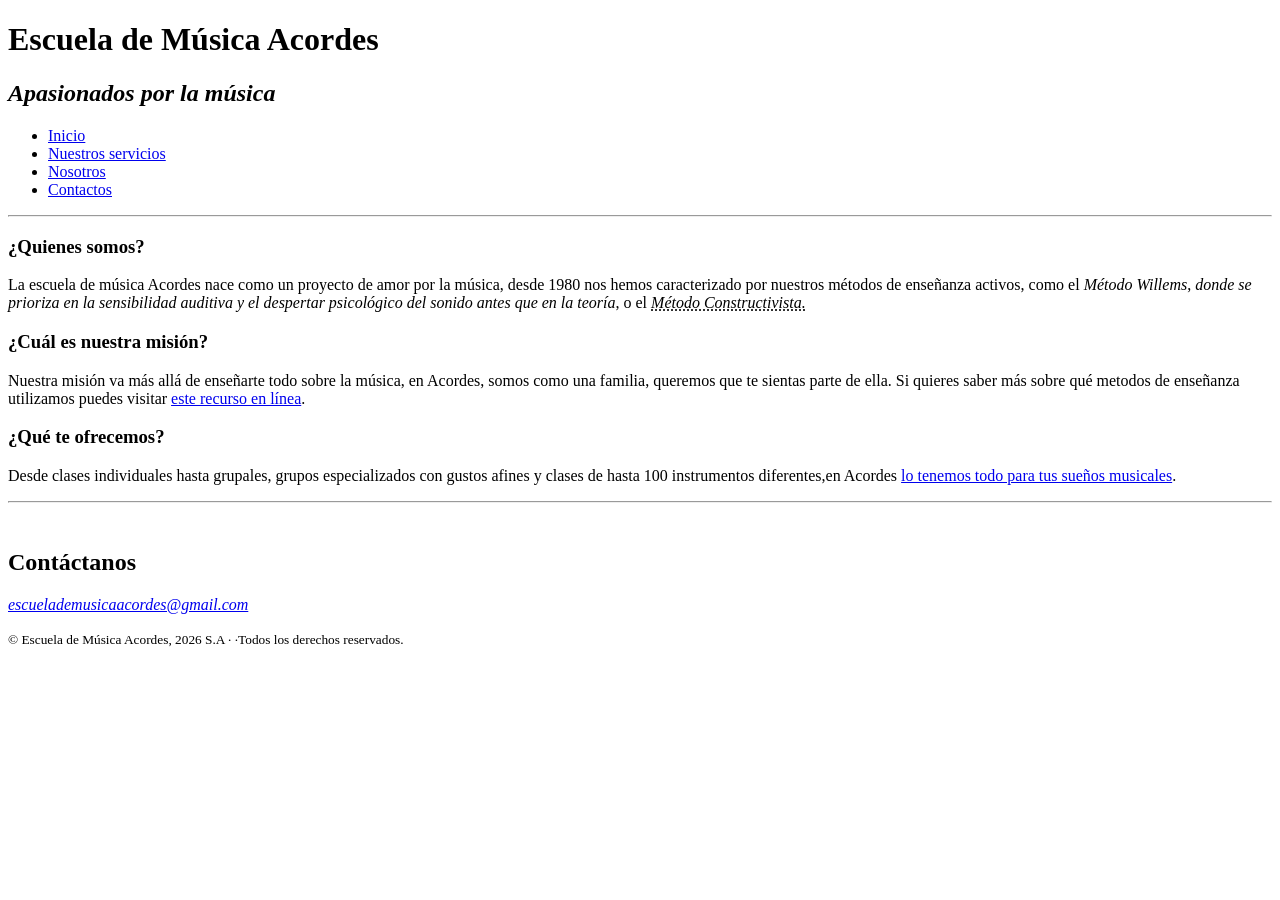
<file: ac1-html/Index.html>
<!doctype html>
<html lang="es">
  <head>
    <meta charset="UTF-8" />
    <meta name="viewport" content="width=device-width, initial-scale=1.0" />
    <meta name="author" content="Adrián Francisco Ramírez Navarro" />
    <meta name="description" content="Sitio web para escuela de música" />
    <meta
      name="keywords"
      content="Index,escuela,música,comprobación,acordes"
    />
    <link rel="icon" href="recursos/acorde.png" type="image/x-icon" />

    <title>Acordes | Index</title>
  </head>

  <body>
    <header id="Inicio">
      <h1><strong>Escuela de Música Acordes</strong></h1>
      <h2><em>Apasionados por la música</em></h2>

      <nav id="Menu-navegacion">
        <ul>
          <li><a href="Index.html">Inicio</a></li>
          <li><a href="Servicios.html">Nuestros servicios</a></li>
          <li><a href="Nosotros.html">Nosotros</a></li>
          <li><a href="Contacto.html">Contactos</a></li>
        </ul>
      </nav>
    </header>
    <hr />

    <main id="Contenido-principal">
      <!--Acá se explica resumidamente parte de la historia, misión y visión de la escuela-->

      <h3 id="sobre-nosotros">¿Quienes somos?</h3>
      <p>
        La escuela de música Acordes nace como un proyecto de amor por la
        música, desde 1980 nos hemos caracterizado por nuestros métodos de
        enseñanza activos, como el <em>Método Willems</em>,
        <cite
          >donde se prioriza en la sensibilidad auditiva y el despertar
          psicológico del sonido antes que en la teoría</cite
        >, o el
        <abbr
          title="Método de enseñanza que busca que el alumno experimente la música por si mismo"
          ><em>Método Constructivista.</em></abbr
        >
      </p>

      <h3 id="nuestra-mision">¿Cuál es nuestra misión?</h3>
      <p>
        Nuestra misión va más allá de enseñarte todo sobre la música, en
        Acordes, somos como una familia, queremos que te sientas parte de ella.
        Si quieres saber más sobre qué metodos de enseñanza utilizamos puedes
        visitar
        <a
          href="https://www.unir.net/revista/musica/pedagogia-musical/"
          target="_blank"
          rel="noopener"
        >
          este recurso en línea</a
        >.
      </p>
      <!--Se utiliza enlace a página web externa con explicaciones más profundas sobre métodos de enseñanza-->

      <h3 id="servicios">¿Qué te ofrecemos?</h3>
      <p>
        Desde clases individuales hasta grupales, grupos especializados con
        gustos afines y clases de hasta 100 instrumentos diferentes,en Acordes
        <a href="Servicios.html">lo tenemos todo para tus sueños musicales</a>.
      </p>
      <!--Con este enlace interno se guía a la persona interesada a la página de servicios para una exploración más a fondo-->
    </main>

    <footer id="Pie-de-pagina">
      <hr />
      <br />
      <h2 id="Contactos">Contáctanos</h2>
      <address>
        <a href="mailto:escuelademusicaacordes@gmail.com"
          >escuelademusicaacordes@gmail.com</a> 
        </address>

      <p>
        <small
          >&copy; Escuela de Música Acordes, 2026 S.A &middot; &middot;Todos los
          derechos reservados.</small
        >
      </p>
    </footer>
  </body>
</html>
</file>
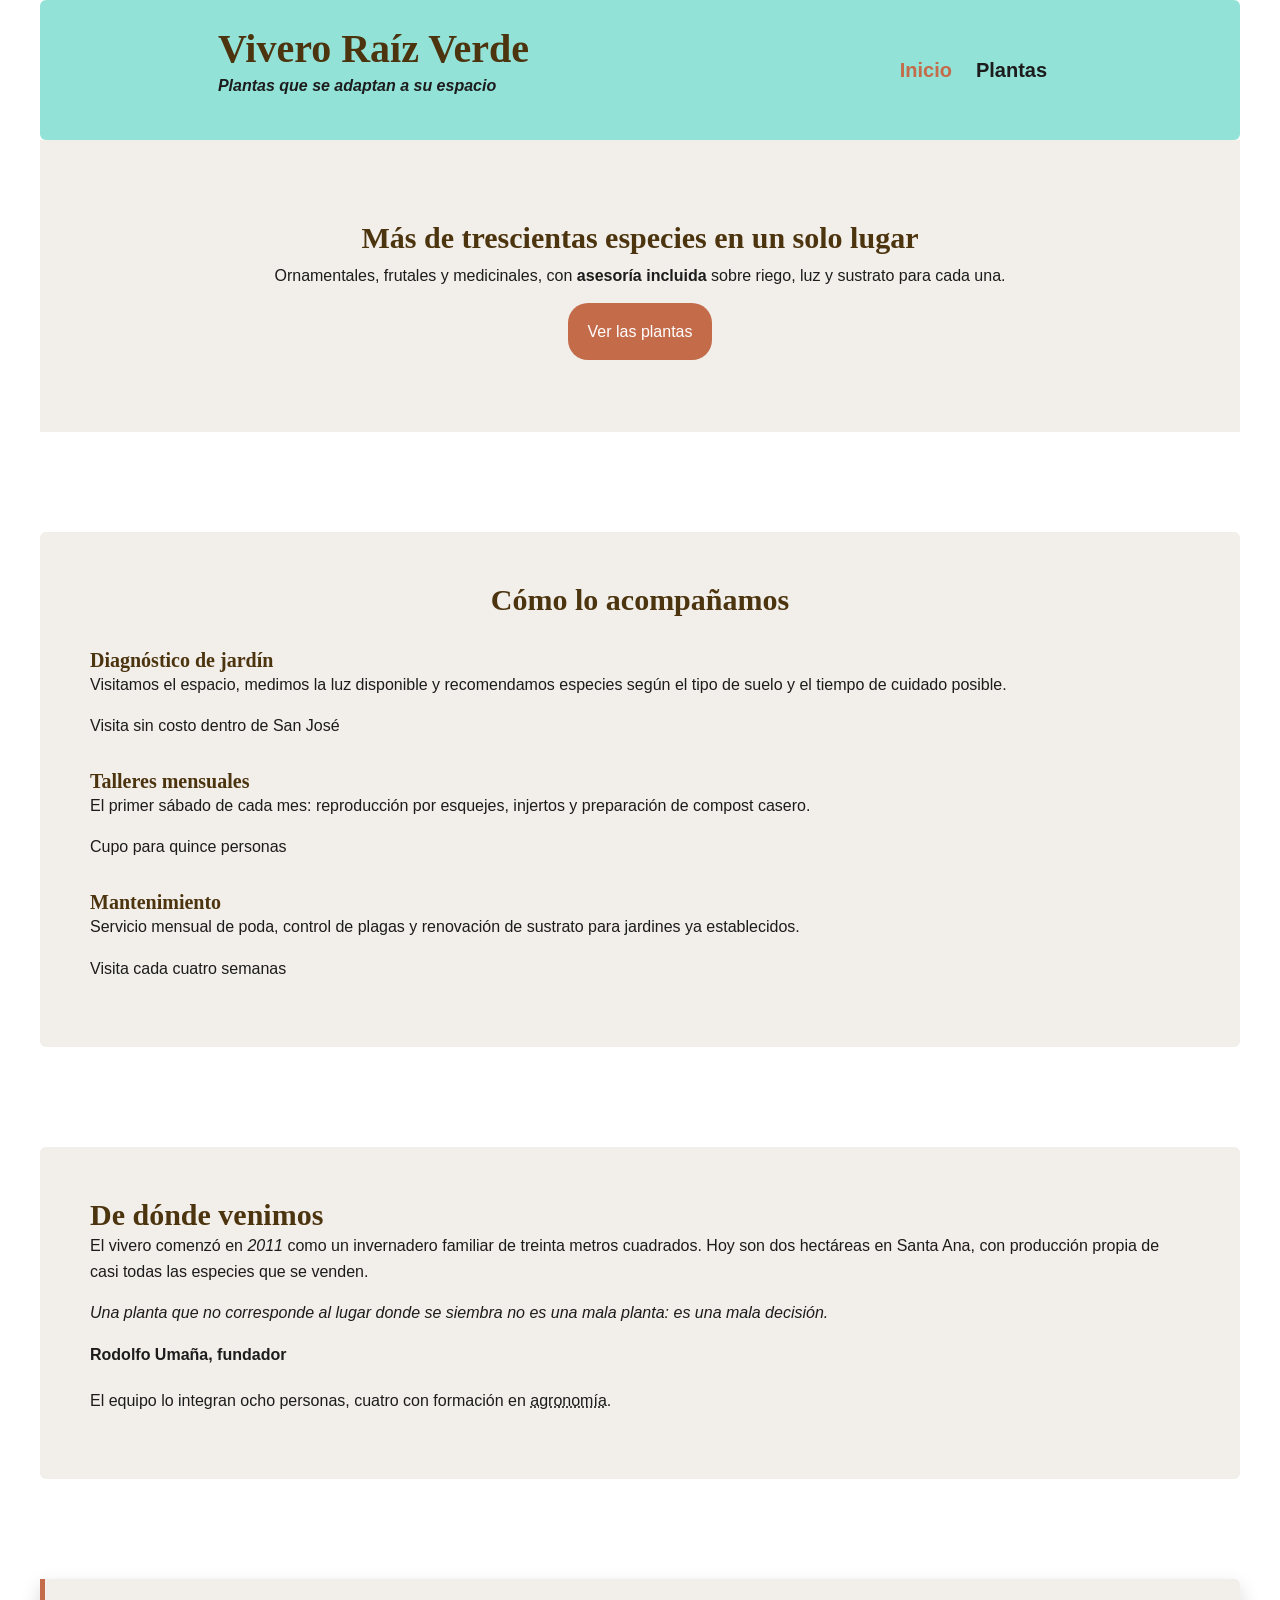
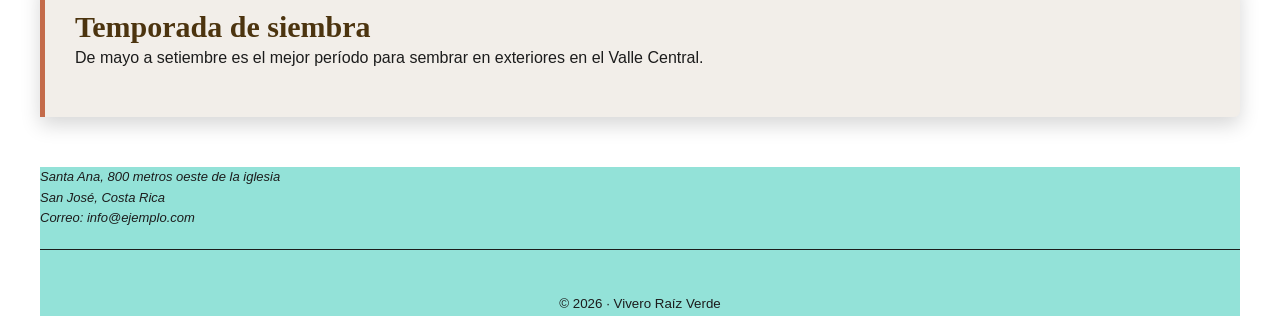
<file: ac2-css-2op/index.html>
<!DOCTYPE html>
<html lang="es">

<head>
  <meta charset="UTF-8">
  <meta name="viewport" content="width=device-width, initial-scale=1.0">
  <meta name="author" content="Escriba aquí su nombre completo">
  <meta name="description" content="Vivero Raíz Verde: plantas, asesoría y talleres de jardinería.">
  <meta name="keywords" content="vivero, plantas, jardinería, talleres, Costa Rica">
  <link rel="stylesheet" href="css/estilos.css">

  <title>Inicio | Vivero Raíz Verde</title>

  <link rel="icon" href="recursos/favicon.png" type="image/png">


  <!-- ═══════════════════════════════════════════════════════════════
       AQUÍ SE ENLAZA LA HOJA DE ESTILOS QUE USTED DEBE CREAR.
       El archivo debe llamarse  css/estilos.css
       ═══════════════════════════════════════════════════════════════ -->

</head>

<body>

  <!-- ═══ CABECERA ═══ -->
  <header id="cabecera">
    <div class="identidad">
      <h1>Vivero Raíz Verde</h1>
      <p class="frase">Plantas que se adaptan a su espacio</p>
    </div>

    <nav class="navegacion">
      <ul>
        <li><a href="index.html" class="pagina-actual">Inicio</a></li>
        <li><a href="plantas.html">Plantas</a></li>
      </ul>
    </nav>
  </header>

  <!-- ═══ CONTENIDO PRINCIPAL ═══ -->
  <main id="principal">

    <!-- Zona de presentación -->
    <section id="bienvenida" class="destacado">
      <h2>Más de trescientas especies en un solo lugar</h2>
      <p class="destacado-texto">
        Ornamentales, frutales y medicinales, con <strong>asesoría incluida</strong>
        sobre riego, luz y sustrato para cada una.
      </p>
      <a href="plantas.html" class="accion accion-primaria">Ver las plantas</a>
    </section>

    <!-- Tres bloques para maquetar en fila -->
    <section id="servicios">
      <h2>Cómo lo acompañamos</h2>

      <div class="bloques-servicio">

        <article class="bloque">
          <h3>Diagnóstico de jardín</h3>
          <p>
            Visitamos el espacio, medimos la luz disponible y recomendamos
            especies según el tipo de suelo y el tiempo de cuidado posible.
          </p>
          <p class="bloque-nota">Visita sin costo dentro de San José</p>
        </article>

        <article class="bloque">
          <h3>Talleres mensuales</h3>
          <p>
            El primer sábado de cada mes: reproducción por esquejes, injertos
            y preparación de compost casero.
          </p>
          <p class="bloque-nota">Cupo para quince personas</p>
        </article>

        <article class="bloque">
          <h3>Mantenimiento</h3>
          <p>
            Servicio mensual de poda, control de plagas y renovación de
            sustrato para jardines ya establecidos.
          </p>
          <p class="bloque-nota">Visita cada cuatro semanas</p>
        </article>

      </div>
    </section>

    <!-- Contenido con cita -->
    <section id="origen">
      <h2>De dónde venimos</h2>

      <p>
        El vivero comenzó en <em>2011</em> como un invernadero familiar de
        treinta metros cuadrados. Hoy son dos hectáreas en Santa Ana, con
        producción propia de casi todas las especies que se venden.
      </p>

      <blockquote class="testimonio">
        <p>
          Una planta que no corresponde al lugar donde se siembra no es
          una mala planta: es una mala decisión.
        </p>
        <footer class="testimonio-autoria">Rodolfo Umaña, fundador</footer>
      </blockquote>

      <p>
        El equipo lo integran ocho personas, cuatro con formación en
        <abbr title="Ingeniería Agronómica">agronomía</abbr>.
      </p>
    </section>

  </main>

  <!-- ═══ CONTENIDO SECUNDARIO ═══ -->
  <aside id="nota" class="recuadro-nota">
    <h2>Temporada de siembra</h2>
    <p>
      De mayo a setiembre es el mejor período para sembrar en exteriores
      en el Valle Central.
    </p>
  </aside>

  <!-- ═══ PIE ═══ -->
  <footer id="pie">
    <div class="contenido-pie">
      <address class="direccion">
        Santa Ana, 800 metros oeste de la iglesia<br>
        San José, Costa Rica<br>
        Correo: <a href="mailto:info@ejemplo.com">info@ejemplo.com</a>
      </address>

      <p class="derechos"><small>&copy; 2026 · Vivero Raíz Verde</small></p>
    </div>
  </footer>

</body>

</html>
</file>
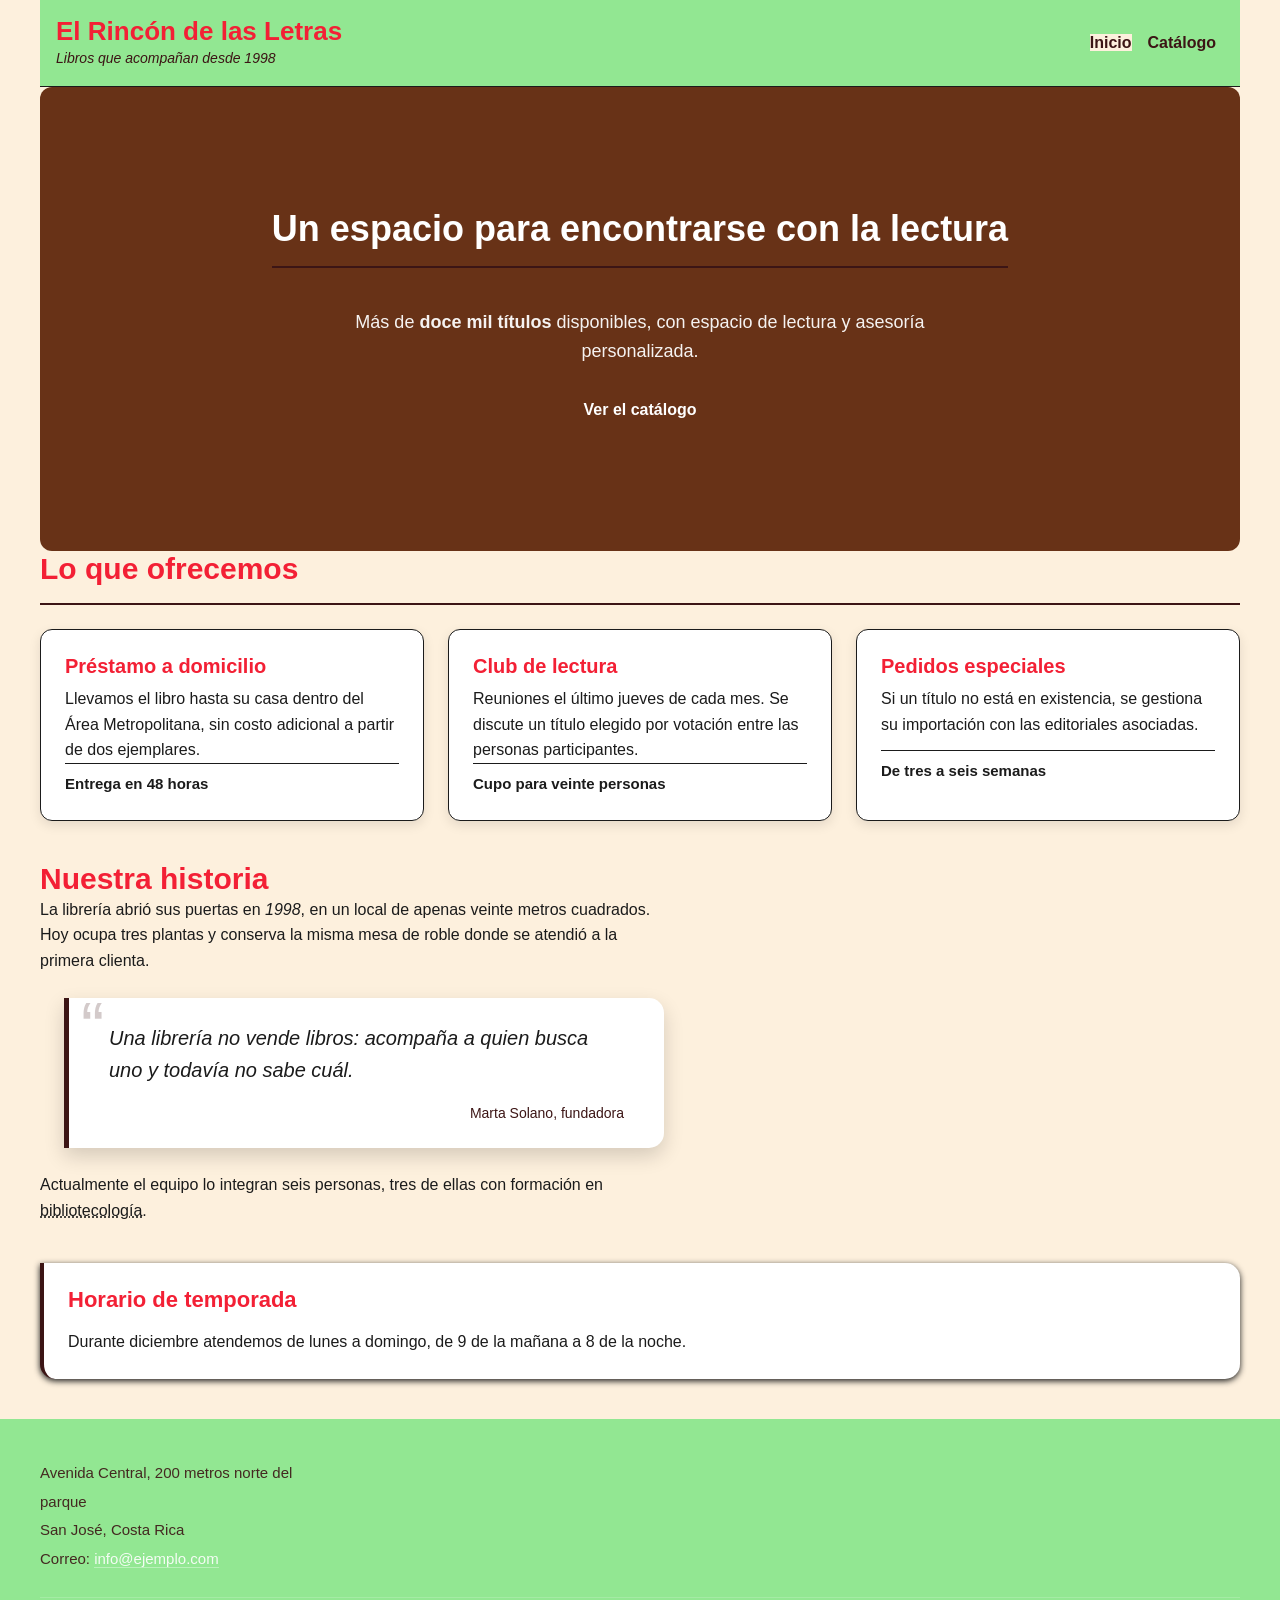
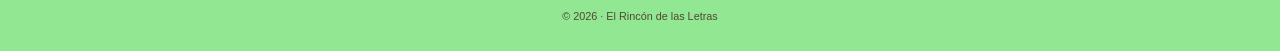
<file: ac2-css/index.html>
<!DOCTYPE html>
<html lang="es">

<head>
  <meta charset="UTF-8">
  <meta name="viewport" content="width=device-width, initial-scale=1.0">
  <meta name="author" content="Adrián Francisco Ramírez Navarro">
  <meta name="description" content="Librería El Rincón de las Letras: catálogo, servicios y contacto.">
  <meta name="keywords" content="librería, libros, lectura, catálogo, Costa Rica">

  <title>Inicio | El Rincón de las Letras</title>

  <link rel="icon" href="recursos/favicon.png" type="image/png">
  <link rel="stylesheet" href="css/estilos.css">

  <!--AQUÍ SE ENLAZA LA HOJA DE ESTILOS QUE USTED DEBE CREAR.
       El archivo debe llamarse  css/estilos.css -->

</head>

<body>

  <!--CABECERA-->
  <header id="cabecera">
    <div class="marca">
      <h1>El Rincón de las Letras</h1>
      <p class="lema">Libros que acompañan desde 1998</p>
    </div>

    <nav class="menu-principal">
      <ul>
        <li><a href="index.html" class="enlace-activo">Inicio</a></li>
        <li><a href="catalogo.html">Catálogo</a></li>
      </ul>
    </nav>
  </header>

  <!--CONTENIDO PRINCIPAL-->
  <main id="contenido">

    <!-- Zona de presentación -->
    <section id="portada" class="hero">
      <h2>Un espacio para encontrarse con la lectura</h2>
      <p class="hero-texto">
        Más de <strong>doce mil títulos</strong> disponibles, con espacio
        de lectura y asesoría personalizada.
      </p>
      <a href="catalogo.html" class="boton boton-principal">Ver el catálogo</a>
    </section>

    <!-- Tres bloques para maquetar en fila -->
    <section id="servicios">
      <h2>Lo que ofrecemos</h2>

      <div class="rejilla-servicios">

        <article class="tarjeta">
          <h3>Préstamo a domicilio</h3>
          <p>
            Llevamos el libro hasta su casa dentro del Área Metropolitana,
            sin costo adicional a partir de dos ejemplares.
          </p>
          <p class="tarjeta-pie">Entrega en 48 horas</p>
        </article>

        <article class="tarjeta">
          <h3>Club de lectura</h3>
          <p>
            Reuniones el último jueves de cada mes. Se discute un título
            elegido por votación entre las personas participantes.
          </p>
          <p class="tarjeta-pie">Cupo para veinte personas</p>
        </article>

        <article class="tarjeta">
          <h3>Pedidos especiales</h3>
          <p>
            Si un título no está en existencia, se gestiona su importación
            con las editoriales asociadas.
          </p>
          <p class="tarjeta-pie">De tres a seis semanas</p>
        </article>

      </div>
    </section>

    <!-- Contenido con cita -->
    <section id="historia">
      <h2>Nuestra historia</h2>

      <p>
        La librería abrió sus puertas en <em>1998</em>, en un local de
        apenas veinte metros cuadrados. Hoy ocupa tres plantas y conserva
        la misma mesa de roble donde se atendió a la primera clienta.
      </p>

      <blockquote class="cita">
        <p>
          Una librería no vende libros: acompaña a quien busca uno y
          todavía no sabe cuál.
        </p>
        <footer class="cita-autoria">Marta Solano, fundadora</footer>
      </blockquote>

      <p>
        Actualmente el equipo lo integran seis personas, tres de ellas
        con formación en <abbr title="Bibliotecología">bibliotecología</abbr>.
      </p>
    </section>

  </main>

  <!--CONTENIDO SECUNDARIO -->
  <aside id="aviso" class="panel-aviso">
    <h2>Horario de temporada</h2>
    <p>
      Durante diciembre atendemos de lunes a domingo, de 9 de la mañana
      a 8 de la noche.
    </p>
  </aside>

  <!-- PIE -->
  <footer id="pie">
    <div class="pie-contenido">
      <address class="datos-contacto">
        Avenida Central, 200 metros norte del parque<br>
        San José, Costa Rica<br>
        Correo: <a href="mailto:info@ejemplo.com">info@ejemplo.com</a>
      </address>

      <p class="creditos"><small>&copy; 2026 · El Rincón de las Letras</small></p>
    </div>
  </footer>

</body>

</html>
</file>
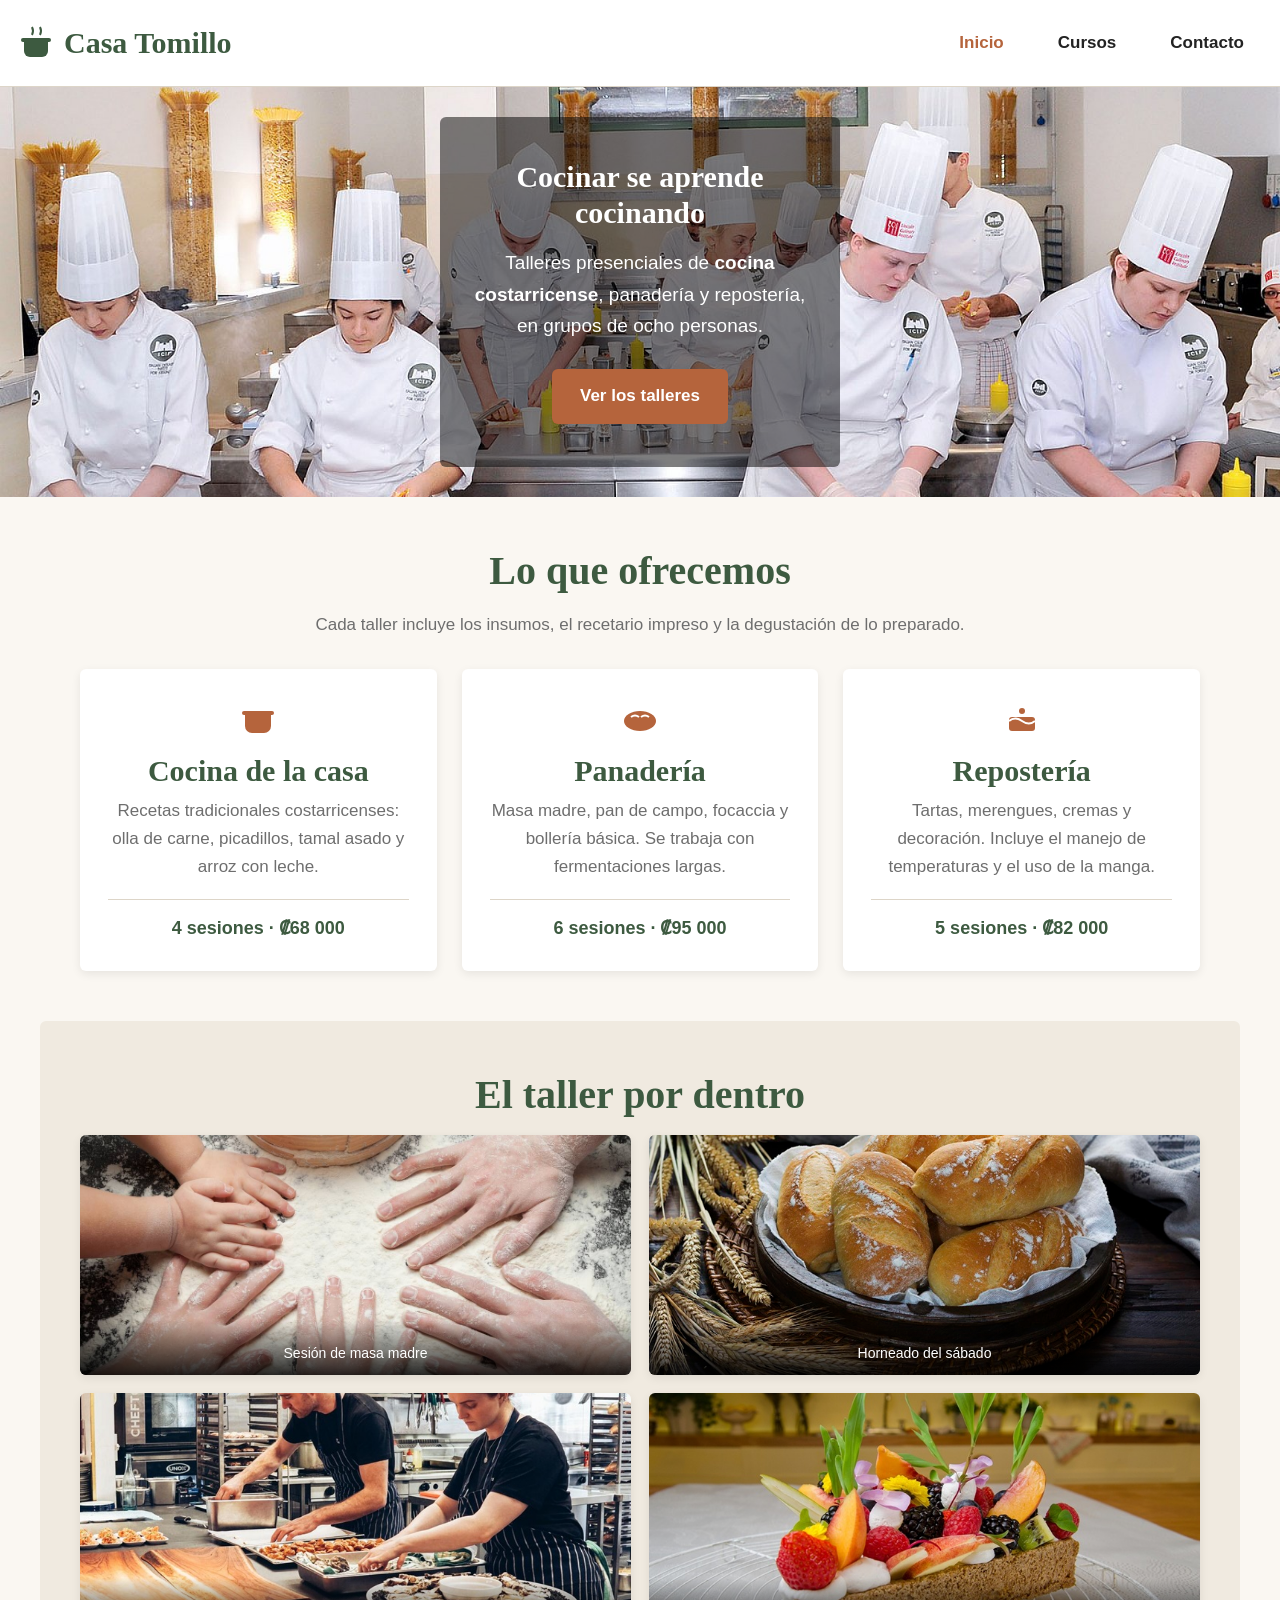
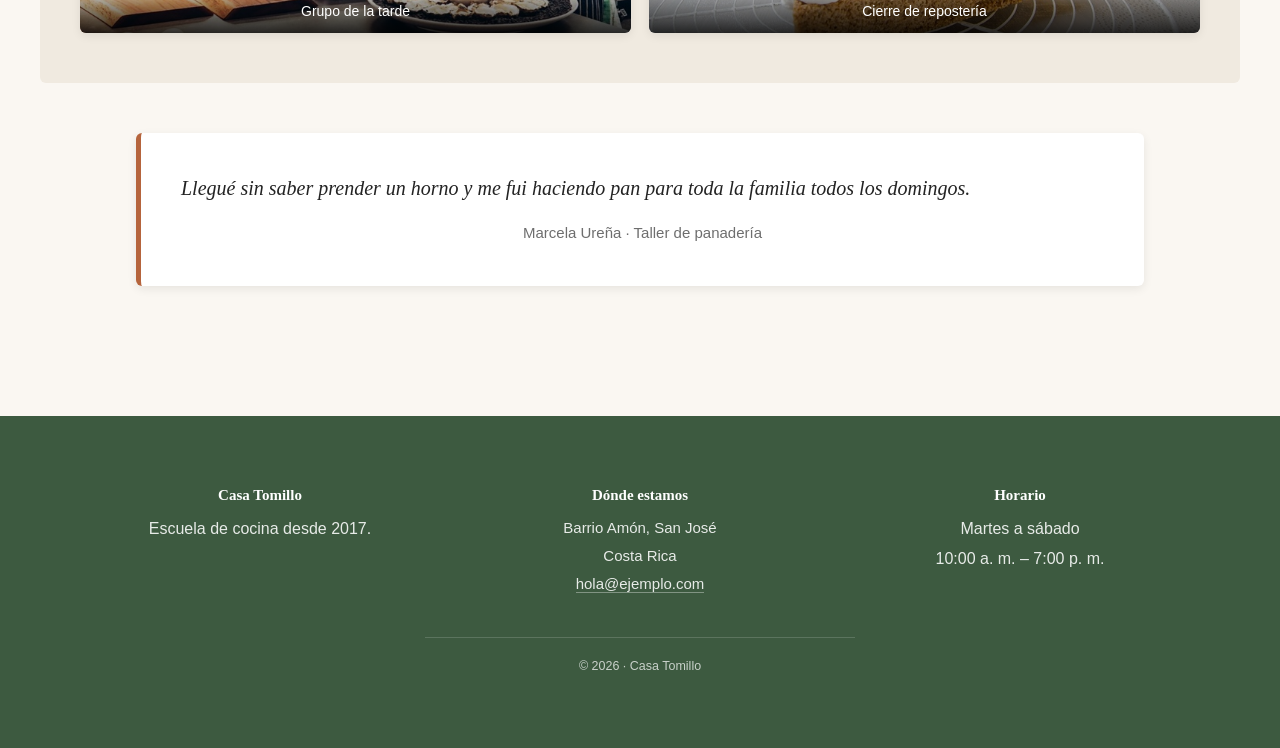
<file: ac3-responsive/index.html>
<!DOCTYPE html>
<html lang="es">

<head>
  <meta charset="UTF-8">
  <meta name="viewport" content="width=device-width, initial-scale=1.0">
  <meta name="author" content="Adrián Ramírez Navarro">
  <meta name="description" content="Casa Tomillo: escuela de cocina con talleres presenciales en San José.">
  <meta name="keywords" content="cocina, talleres, escuela, gastronomía, Costa Rica">

  <title>Inicio | Casa Tomillo</title>

  <link rel="icon" href="recursos/favicon.png" type="image/png">
  <link rel="stylesheet" href="css/estilos.css">
</head>

<body>

  <!-- ═══ CABECERA · igual en las tres páginas ═══ -->
  <header id="cabecera" class="cabecera">

    <a href="index.html" class="marca">
      <svg class="marca-icono" width="36" height="36" viewBox="0 0 36 36"
           xmlns="http://www.w3.org/2000/svg" role="img"
           aria-label="Logo de Casa Tomillo: una olla con vapor">
        <path d="M6 16 h24 v10 a6 6 0 0 1 -6 6 h-12 a6 6 0 0 1 -6 -6 z" fill="currentColor"/>
        <rect x="3" y="13" width="30" height="4" rx="2" fill="currentColor"/>
        <path d="M14 10 q2 -4 0 -8" stroke="currentColor" stroke-width="2" fill="none"/>
        <path d="M22 10 q2 -4 0 -8" stroke="currentColor" stroke-width="2" fill="none"/>
      </svg>
      <span class="marca-texto">Casa Tomillo</span>
    </a>

    <nav class="navegacion" aria-label="Navegación principal">
      <input type="checkbox" name="mm" id="mm" class="check">
      <label for="mm" class="check-label">
        <svg xmlns="http://www.w3.org/2000/svg" width="45" height="45" fill="currentColor" class="bi bi-list" viewBox="0 0 16 16">
        <path fill-rule="evenodd" d="M2.5 12a.5.5 0 0 1 .5-.5h10a.5.5 0 0 1 0 1H3a.5.5 0 0 1-.5-.5m0-4a.5.5 0 0 1 .5-.5h10a.5.5 0 0 1 0 1H3a.5.5 0 0 1-.5-.5m0-4a.5.5 0 0 1 .5-.5h10a.5.5 0 0 1 0 1H3a.5.5 0 0 1-.5-.5"/>
        </svg>
      </label>

      <ul class="menu">
        <li><a href="index.html" class="menu-enlace activo">Inicio</a></li>
        <li><a href="cursos.html" class="menu-enlace">Cursos</a></li>
        <li><a href="contacto.html" class="menu-enlace">Contacto</a></li>
      </ul>
    </nav>

  </header>

  <main id="contenido">

    <!-- ═══ PORTADA ═══ -->
    <section id="portada" class="portada">
      <div class="portada-caja">
        <h1 class="portada-titulo">Cocinar se aprende cocinando</h1>
        <p class="portada-bajada">
          Talleres presenciales de <strong>cocina costarricense</strong>,
          panadería y repostería, en grupos de ocho personas.
        </p>
        <a href="cursos.html" class="boton boton-principal">Ver los talleres</a>
      </div>
    </section>

    <!-- ═══ TRES PROPUESTAS · maquetadas con Flexbox ═══ -->
    <section id="propuestas" class="seccion">
      <h2 class="seccion-titulo">Lo que ofrecemos</h2>
      <p class="seccion-entrada">
        Cada taller incluye los insumos, el recetario impreso y la degustación
        de lo preparado.
      </p>

      <div class="fila-propuestas">

        <article class="tarjeta">
          <svg class="tarjeta-icono" width="42" height="42" viewBox="0 0 42 42"
               xmlns="http://www.w3.org/2000/svg" role="img" aria-label="Icono de olla">
            <path d="M8 18 h26 v11 a7 7 0 0 1 -7 7 h-12 a7 7 0 0 1 -7 -7 z" fill="currentColor"/>
            <rect x="5" y="14" width="32" height="4" rx="2" fill="currentColor"/>
          </svg>
          <h3 class="tarjeta-titulo">Cocina de la casa</h3>
          <p class="tarjeta-texto">
            Recetas tradicionales costarricenses: olla de carne, picadillos,
            tamal asado y arroz con leche.
          </p>
          <p class="tarjeta-dato">4 sesiones · ₡68 000</p>
        </article>

        <article class="tarjeta">
          <svg class="tarjeta-icono" width="42" height="42" viewBox="0 0 42 42"
               xmlns="http://www.w3.org/2000/svg" role="img" aria-label="Icono de pan">
            <ellipse cx="21" cy="24" rx="16" ry="10" fill="currentColor"/>
            <path d="M12 20 q4 -3 8 0 M22 20 q4 -3 8 0" stroke="#FFFFFF"
                  stroke-width="2" fill="none"/>
          </svg>
          <h3 class="tarjeta-titulo">Panadería</h3>
          <p class="tarjeta-texto">
            Masa madre, pan de campo, focaccia y bollería básica. Se trabaja
            con fermentaciones largas.
          </p>
          <p class="tarjeta-dato">6 sesiones · ₡95 000</p>
        </article>

        <article class="tarjeta">
          <svg class="tarjeta-icono" width="42" height="42" viewBox="0 0 42 42"
               xmlns="http://www.w3.org/2000/svg" role="img" aria-label="Icono de pastel">
            <rect x="8" y="20" width="26" height="14" rx="3" fill="currentColor"/>
            <path d="M8 24 q6 -5 13 0 q7 5 13 0" stroke="#FFFFFF" stroke-width="2" fill="none"/>
            <circle cx="21" cy="14" r="3" fill="currentColor"/>
          </svg>
          <h3 class="tarjeta-titulo">Repostería</h3>
          <p class="tarjeta-texto">
            Tartas, merengues, cremas y decoración. Incluye el manejo de
            temperaturas y el uso de la manga.
          </p>
          <p class="tarjeta-dato">5 sesiones · ₡82 000</p>
        </article>

      </div>
    </section>

    <!-- ═══ GALERÍA · maquetada con Grid ═══ -->
    <section id="galeria" class="seccion seccion-alterna">
      <h2 class="seccion-titulo">El taller por dentro</h2>

      <div class="rejilla-galeria">

        <figure class="pieza">
          <picture>
            <source media="(min-width: 740px)" srcset="recursos/Amasando-740.jpg  ">
            <source media="(min-width: 430px)" srcset="recursos/Amasando-430.jpg">
            <img src="recursos/Amasando.jpg" alt="Manos amasando pan sobre una mesa de madera"
               width="1200" height="800" loading="lazy">
          </picture>
          <figcaption class="pieza-pie">Sesión de masa madre</figcaption>
        </figure>

        <figure class="pieza">
          <picture>
            <source media="(min-width: 740px)" srcset="recursos/horneado-740.jpg">
            <source media="(min-width: 430px)" srcset="recursos/horneado-430.jpg">
            <img src="recursos/horneado.jpg" alt="Bandeja de panes recién horneados"
               width="1200" height="800" loading="lazy">
          </picture>
          <figcaption class="pieza-pie">Horneado del sábado</figcaption>
        </figure>

        <figure class="pieza">
          <picture>
            <source media="(min-width: 740px)" srcset="recursos/participantes-740.jpg">
            <source media="(min-width: 430px)" srcset="recursos/participantes-430.jpg">
            <img src="recursos/participantes.jpg" alt="Grupo de participantes cocinando en la mesa central"
               width="1200" height="800" loading="lazy">
          </picture>
          <figcaption class="pieza-pie">Grupo de la tarde</figcaption>
        </figure>

        <figure class="pieza">
          <picture>
            <source media="(min-width: 740px)" srcset="recursos/tarta-740.jpg">
            <source media="(min-width: 430px)" srcset="recursos/tarta-430.jpg">
            <img src="recursos/tarta.jpg" alt="Detalle de una tarta decorada con frutas"
               width="1200" height="800" loading="lazy">
          </picture>
          <figcaption class="pieza-pie">Cierre de repostería</figcaption>
        </figure>

      </div>
    </section>

    <!-- ═══ TESTIMONIO ═══ -->
    <section id="testimonio" class="seccion">
      <blockquote class="cita">
        <p class="cita-texto">
          Llegué sin saber prender un horno y me fui haciendo pan para toda
          la familia todos los domingos.
        </p>
        <footer class="cita-autoria">Marcela Ureña · Taller de panadería</footer>
      </blockquote>
    </section>

  </main>

  <!-- ═══ PIE · igual en las tres páginas ═══ -->
  <footer id="pie" class="pie">
    <div class="pie-columnas">

      <div class="pie-bloque">
        <h2 class="pie-titulo">Casa Tomillo</h2>
        <p class="pie-texto">Escuela de cocina desde 2017.</p>
      </div>

      <div class="pie-bloque">
        <h2 class="pie-titulo">Dónde estamos</h2>
        <address class="pie-datos">
          Barrio Amón, San José<br>
          Costa Rica<br>
          <a href="mailto:hola@ejemplo.com" class="pie-enlace">hola@ejemplo.com</a>
        </address>
      </div>

      <div class="pie-bloque">
        <h2 class="pie-titulo">Horario</h2>
        <p class="pie-texto">
          Martes a sábado<br>
          10:00 a. m. – 7:00 p. m.
        </p>
      </div>

    </div>

    <p class="pie-creditos"><small>&copy; 2026 · Casa Tomillo</small></p>
  </footer>

</body>

</html>
</file>
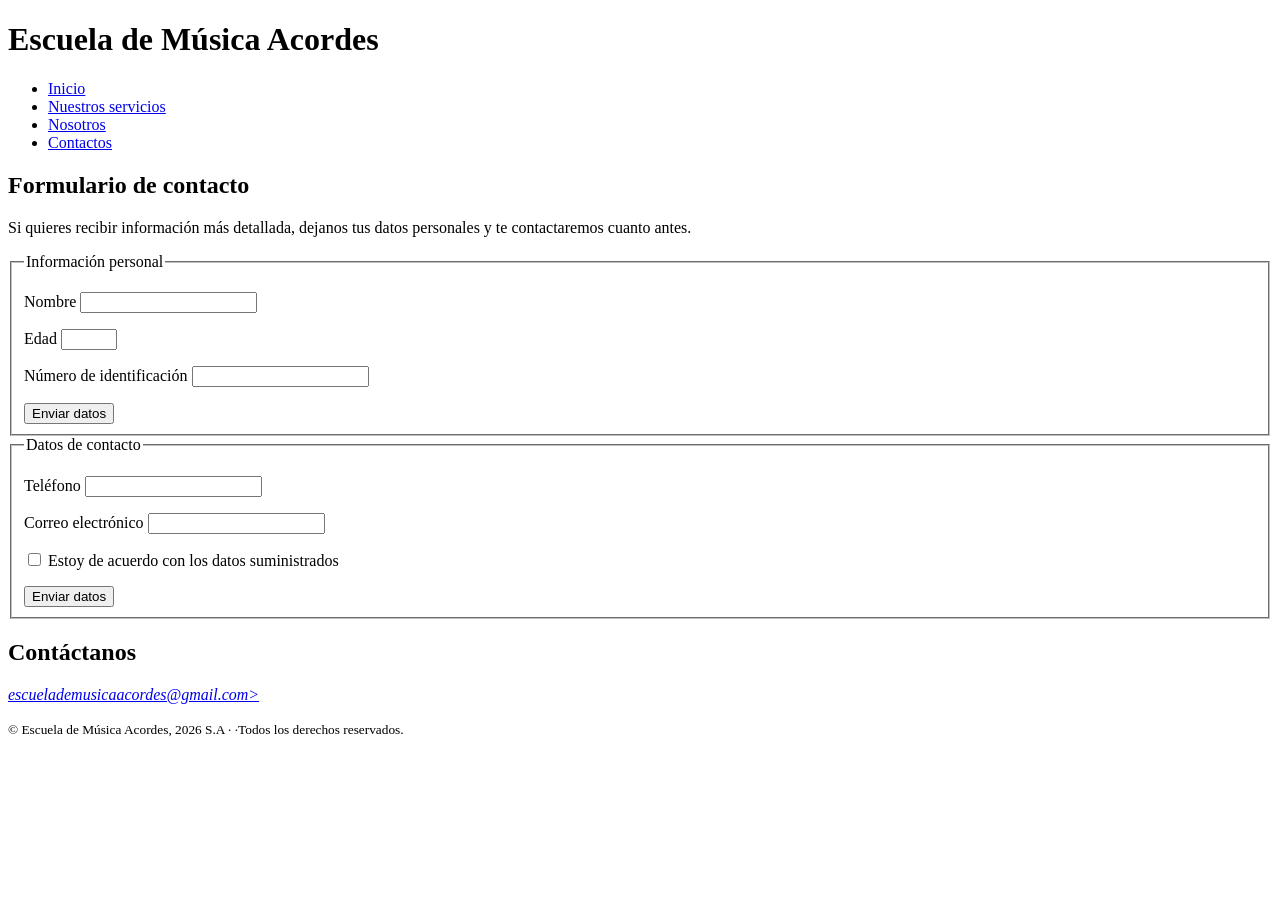
<file: ac1-html/Contacto.html>
<!doctype html>
<html lang="es">
  <head>
    <meta charset="UTF-8" />
    <meta name="viewport" content="width=device-width, initial-scale=1.0" />
    <meta name="author" content="Adrián Francisco Ramírez Navarro" />
    <meta name="description" content="Sitio web para escuela de música" />
    <meta
      name="keywords"
      content="contactos,escuela,música,comprobación,acordes"
    />
    <link rel="icon" href="recursos/acorde.png" type="image/x-icon" />

    <title>Acordes | Contacto</title>
  </head>

  <body>
    <header id="Inicio">
      <h1><strong>Escuela de Música Acordes</strong></h1>

      <nav id="Menu-navegacion">
        <ul>
          <li><a href="Index.html">Inicio</a></li>
          <li><a href="Servicios.html">Nuestros servicios</a></li>
          <li><a href="Nosotros.html">Nosotros</a></li>
          <li><a href="Contacto.html">Contactos</a></li>
        </ul>
      </nav>
    </header>

    <h2>Formulario de contacto</h2>
    <p>
      Si quieres recibir información más detallada, dejanos tus datos personales
      y te contactaremos cuanto antes.
    </p>

    <main>
      <form action="#" method="post"></form>
      <fieldset>
        <legend>Información personal</legend>
        <p>
          <label for="nombre">Nombre</label>
          <input
            type="text"
            name="nombre"
            id="nombre"
            required
            minlength="2"
            maxlength="80"
          /><br />
        </p>
        <p>
          <label for="edad">Edad</label>
          <input
            type="number"
            id="edad"
            name="edad"
            min="10"
            max="100"
            step="1"
          /><br />
        </p>
        <p>
          <label for="cedula">Número de identificación</label>
          <input
            type="text"
            id="cedula"
            name="cedula"
            required
            pattern="[0-9]{9}"
            title="Ingrese números sin espacios"
          />
        </p>
        <button type="submit">Enviar datos</button>
      </fieldset>

      <fieldset>
        <legend>Datos de contacto</legend>
        <p>
          <label for="Teléfono">Teléfono</label>
          <input
            type="tel"
            id="Teléfono"
            name="teléfono"
            pattern="[0-9]{8} required"
            title="Ingrese un número de teléfono válido de 8 dígitos"
          /><br />
        </p>

        <p>
          <label for="correo">Correo electrónico</label>
          <input type="email" name="correo" id="correo" required />
        </p>
        <p>
          <input type="checkbox" id="acepto" name="acepto" required />
          <label for="acepto">
            Estoy de acuerdo con los datos suministrados</label
          >
        </p>
        <button type="submit">Enviar datos</button>
      </fieldset>
    </main>

    <footer id="Pie-de-pagina">
      <h2 id="Contactos">Contáctanos</h2>
      <address>
        <a href="mailto:escuelademusicaacordes@gmail.com"
          >escuelademusicaacordes@gmail.com></a
        >
      </address>

      <p>
        <small
          >&copy; Escuela de Música Acordes, 2026 S.A &middot; &middot;Todos los
          derechos reservados.</small
        >
      </p>
    </footer>
  </body>
</html>
</file>
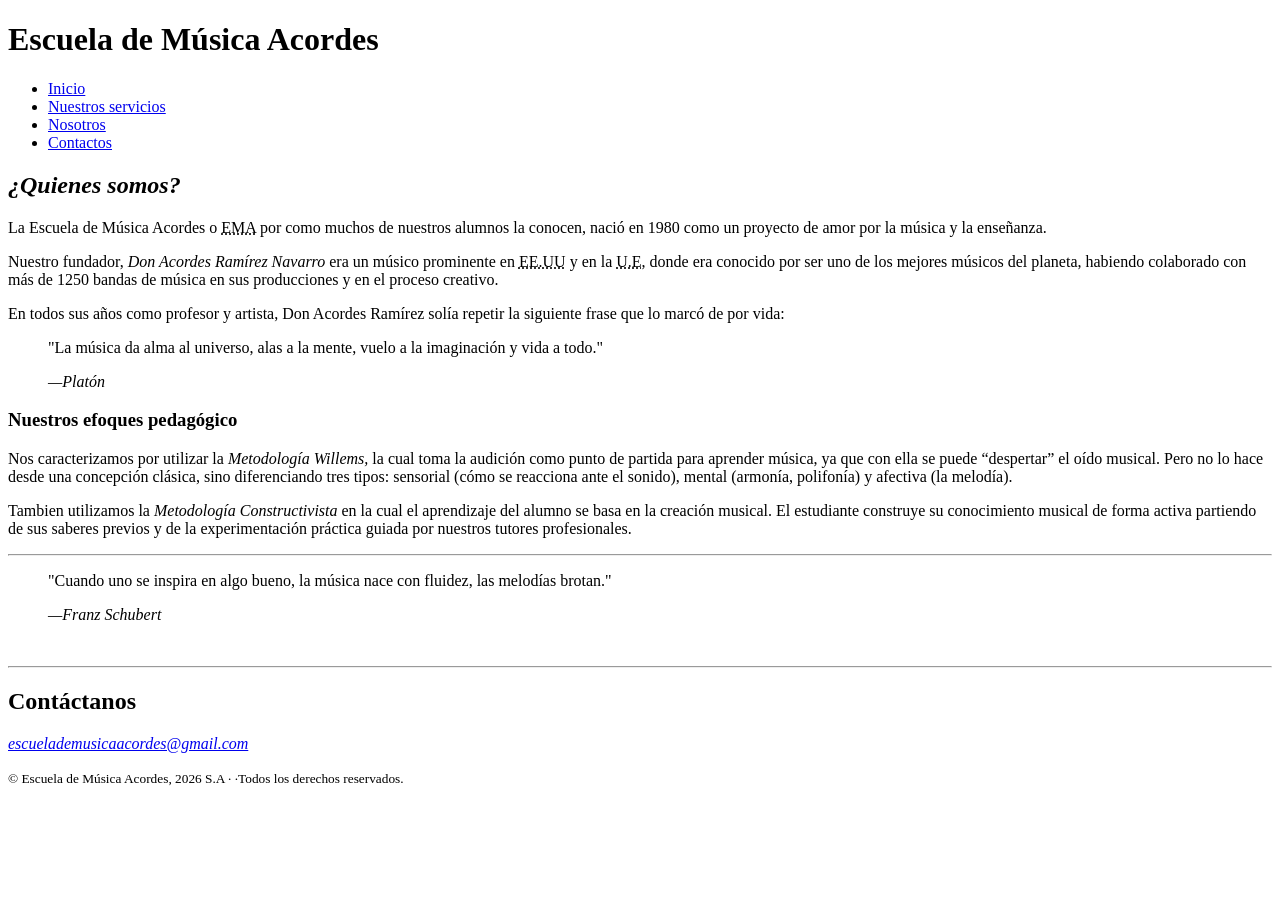
<file: ac1-html/Nosotros.html>
<!doctype html>
<html lang="es">

<head>
  <meta charset="UTF-8">
  <meta name="viewport" content="width=device-width, initial-scale=1.0">
  <meta name="author" content="Adrián Francisco Ramírez Navarro">
  <meta name="description" content="Sitio web para escuela de música">
  <meta name="keywords" content="nosotros,escuela,música,comprobación,acordes">
  <link rel="icon" href="recursos/acorde.png" type="image/x-icon">

  <title>Acordes | Sobre nosotros </title>
</head>

<body>

  <header id="Inicio">  
    <h1><strong>Escuela de Música Acordes</strong></h1>     
    <nav id="Menu-navegacion">
      <ul>
        <li><a href="Index.html">Inicio</a></li>
        <li><a href="Servicios.html">Nuestros servicios</a></li>
        <li><a href="Nosotros.html">Nosotros</a></li>
        <li><a href="Contacto.html">Contactos</a></li>
      </ul>
    </nav>

  </header>

  <main id="Contenido-principal">
    <article id="quienes-somos">
      <section id="historia">
      <h2><em>¿Quienes somos?</em></h2>
      <p>La Escuela de Música Acordes o <abbr title="Escuela de Música Acordes">EMA</abbr> por como muchos de nuestros alumnos la conocen, nació en 1980 como un proyecto de amor por la música y la enseñanza.</p>
      <p>Nuestro fundador, <em>Don Acordes Ramírez Navarro</em> era un músico prominente en <abbr title="Estados Unidos de America">EE.UU</abbr> y en la <abbr title="Unión Europea">U.E,</abbr> donde era conocido por ser uno de los mejores músicos del planeta, habiendo colaborado con más de 1250 bandas de música en sus producciones y en el proceso creativo.</p>
      <p>En todos sus años como profesor y artista, Don Acordes Ramírez solía repetir la siguiente frase que lo marcó de por vida:</p>
      <blockquote>
        <p>"La música da alma al universo, alas a la mente, vuelo a la imaginación y vida a todo."</p>
        <cite>—Platón</cite>
      </blockquote>
      </section>

      <section id="metodos-enseñanza">
        <h3>Nuestros efoques pedagógico</h3>
        <p>Nos caracterizamos por utilizar la <em>Metodología Willems,</em> la cual toma la audición como punto de partida para aprender música, ya que con ella se puede “despertar” el oído musical. Pero no lo hace desde una concepción clásica, sino diferenciando tres tipos: sensorial (cómo se reacciona ante el sonido), mental (armonía, polifonía) y afectiva (la melodía).</p>
        <p>Tambien utilizamos la <em>Metodología Constructivista</em> en la cual el aprendizaje del alumno se basa en la creación musical. El estudiante construye su conocimiento musical de forma activa partiendo de sus saberes previos y de la experimentación práctica guiada por nuestros tutores profesionales.</p>
      </section>
    </article><hr>
  </main>

  <aside id="frase-inspiradora">
    <blockquote>
      <p>"Cuando uno se inspira en algo bueno, la música nace con fluidez, las melodías brotan."</p>
      <cite>—Franz Schubert</cite>
    </blockquote>
  </aside>

  <footer id="Pie-de-pagina"><br><hr>
    <h2 id="Contactos">Contáctanos</h2>
    <address>
      <a href="mailto:escuelademusicaacordes@gmail.com">escuelademusicaacordes@gmail.com</a>
    </address>

      <p><small>&copy; Escuela de Música Acordes, 2026 S.A &middot; &middot;Todos los derechos reservados.</small></p>
  </footer>
    
</body>
</html>
</file>
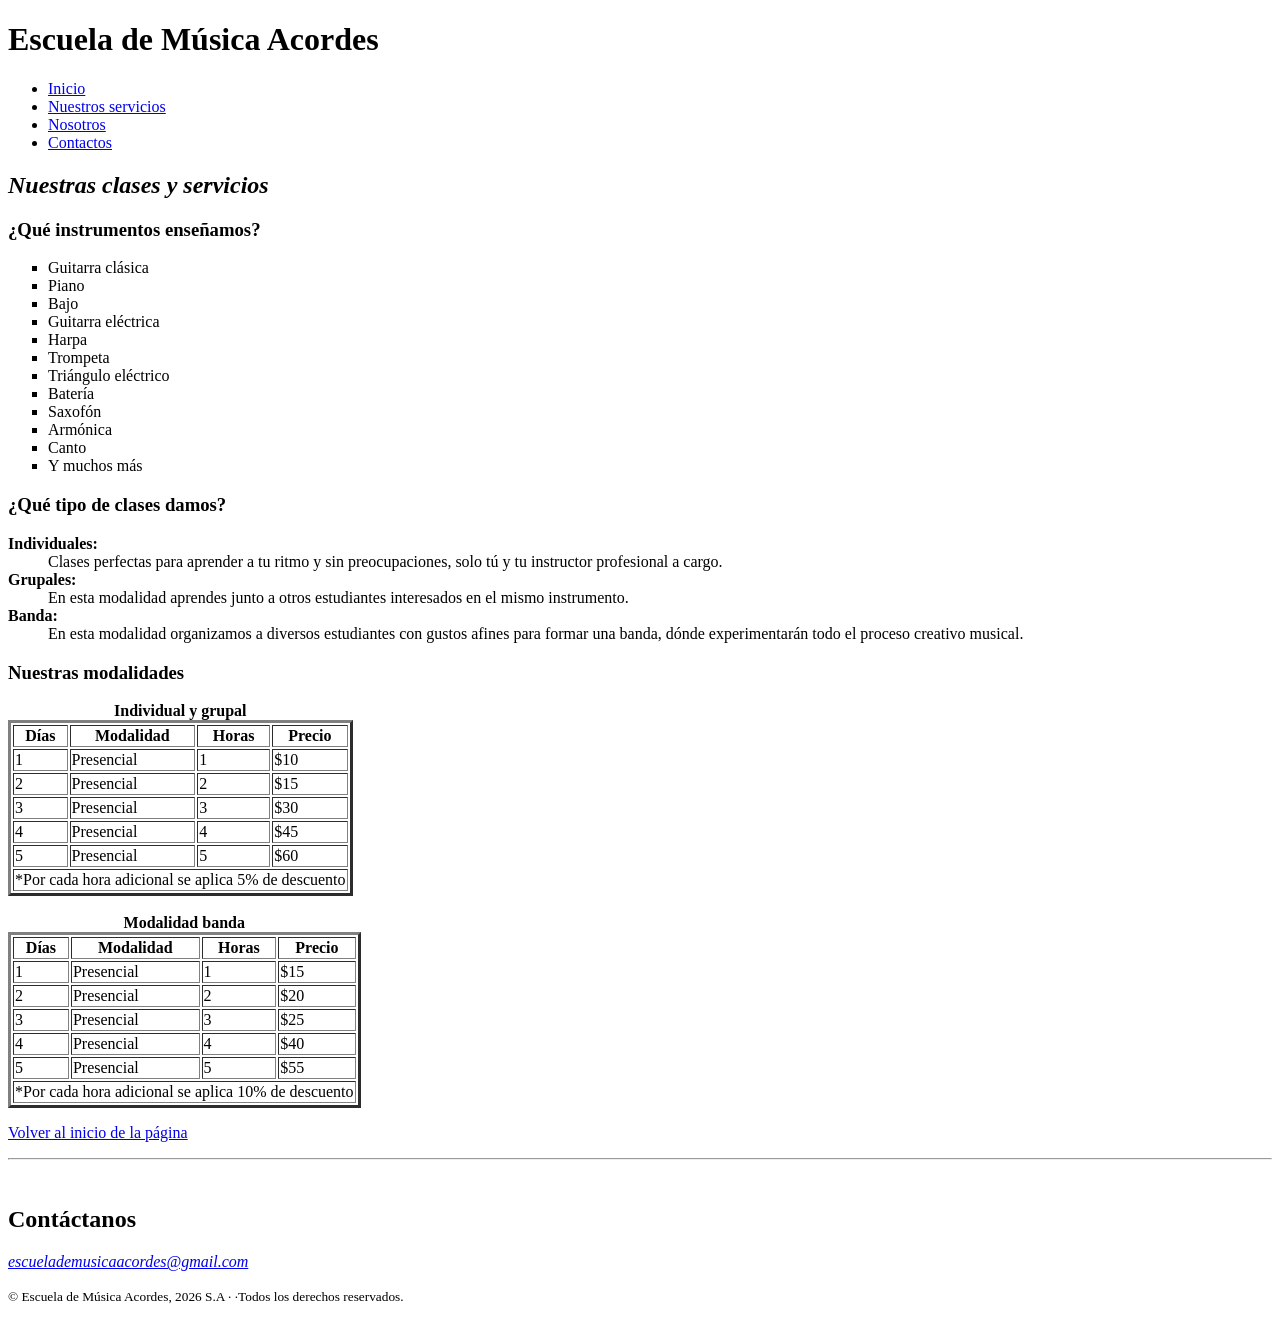
<file: ac1-html/Servicios.html>
<!doctype html>
<html lang="es">
  <head>
    <meta charset="UTF-8" />
    <meta name="viewport" content="width=device-width, initial-scale=1.0" />
    <meta name="author" content="Adrián Francisco Ramírez Navarro" />
    <meta name="description" content="Sitio web para escuela de música" />
    <meta
      name="keywords"
      content="servicios,escuela,música,comprobación,acordes"
    />
    <link rel="icon" href="recursos/acorde.png" type="image/x-icon" />

    <title>Acordes | Servicios</title>
  </head>

  <body>
    <header id="Inicio">
      <h1><strong>Escuela de Música Acordes</strong></h1>
      <nav id="Menu-navegacion">
        <ul>
          <li><a href="Index.html">Inicio</a></li>
          <li><a href="Servicios.html">Nuestros servicios</a></li>
          <li><a href="Nosotros.html">Nosotros</a></li>
          <li><a href="Contacto.html">Contactos</a></li>
        </ul>
      </nav>
    </header>

    <main id="Contenido-principal">
      <h2><em>Nuestras clases y servicios</em></h2>
      <h3 id="instrumentos-individuales">¿Qué instrumentos enseñamos?</h3>
      <ul type="SQUARE">
        <li>Guitarra clásica</li>
        <li>Piano</li>
        <li>Bajo</li>
        <li>Guitarra eléctrica</li>
        <li>Harpa</li>
        <li>Trompeta</li>
        <li>Triángulo eléctrico</li>
        <li>Batería</li>
        <li>Saxofón</li>
        <li>Armónica</li>
        <li>Canto</li>
        <li>Y muchos más</li>
      </ul>

      <h3 id="clases-grupales">¿Qué tipo de clases damos?</h3>
      <dl>
        <dt><strong>Individuales:</strong></dt>
        <dd>
          Clases perfectas para aprender a tu ritmo y sin preocupaciones, solo
          tú y tu instructor profesional a cargo.
        </dd>
        <dt><strong>Grupales:</strong></dt>
        <dd>
          En esta modalidad aprendes junto a otros estudiantes interesados en el
          mismo instrumento.
        </dd>
        <dt><strong>Banda:</strong></dt>
        <dd>
          En esta modalidad organizamos a diversos estudiantes con gustos afines
          para formar una banda, dónde experimentarán todo el proceso creativo
          musical.
        </dd>
      </dl>

      <h3 id="nuestros-horarios">Nuestras modalidades</h3>
      <table border="3">
        <caption>
          <strong>Individual y grupal</strong>
        </caption>
        <thead>
          <tr>
            <th scope="col">Días</th>
            <th scope="col">Modalidad</th>
            <th scope="col">Horas</th>
            <th scope="col">Precio</th>
          </tr>
        </thead>
        <tbody>
          <tr>
            <td>1</td>
            <td>Presencial</td>
            <td>1</td>
            <td>$10</td>
          </tr>
          <tr>
            <td>2</td>
            <td>Presencial</td>
            <td>2</td>
            <td>$15</td>
          </tr>
          <tr>
            <td>3</td>
            <td>Presencial</td>
            <td>3</td>
            <td>$30</td>
          </tr>
          <tr>
            <td>4</td>
            <td>Presencial</td>
            <td>4</td>
            <td>$45</td>
          </tr>
          <tr>
            <td>5</td>
            <td>Presencial</td>
            <td>5</td>
            <td>$60</td>
          </tr>
        </tbody>
        <tfoot>
          <tr>
            <td colspan="4">
              *Por cada hora adicional se aplica 5% de descuento
            </td>
          </tr>
        </tfoot>
      </table>
      <br />
      <table border="3">
        <caption>
          <strong>Modalidad banda</strong>
        </caption>
        <thead>
          <tr>
            <th scope="col">Días</th>
            <th scope="col">Modalidad</th>
            <th scope="col">Horas</th>
            <th scope="col">Precio</th>
          </tr>
        </thead>
        <tbody>
          <tr>
            <td>1</td>
            <td>Presencial</td>
            <td>1</td>
            <td>$15</td>
          </tr>
          <tr>
            <td>2</td>
            <td>Presencial</td>
            <td>2</td>
            <td>$20</td>
          </tr>
          <tr>
            <td>3</td>
            <td>Presencial</td>
            <td>3</td>
            <td>$25</td>
          </tr>
          <tr>
            <td>4</td>
            <td>Presencial</td>
            <td>4</td>
            <td>$40</td>
          </tr>
          <tr>
            <td>5</td>
            <td>Presencial</td>
            <td>5</td>
            <td>$55</td>
          </tr>
        </tbody>
        <tfoot>
          <tr>
            <td colspan="4">
              *Por cada hora adicional se aplica 10% de descuento
            </td>
          </tr>
        </tfoot>
      </table>
      <p><a href="#Inicio">Volver al inicio de la página</a></p>
    </main>

    <footer id="Pie-de-pagina">
      <hr />
      <br />
      <h2 id="Contactos">Contáctanos</h2>
      <address>
        <a href="mailto:escuelademusicaacordes@gmail.com"
          >escuelademusicaacordes@gmail.com</a
        >
      </address>

      <p>
        <small
          >&copy; Escuela de Música Acordes, 2026 S.A &middot; &middot;Todos los
          derechos reservados.</small
        >
      </p>
    </footer>
  </body>
</html>
</file>
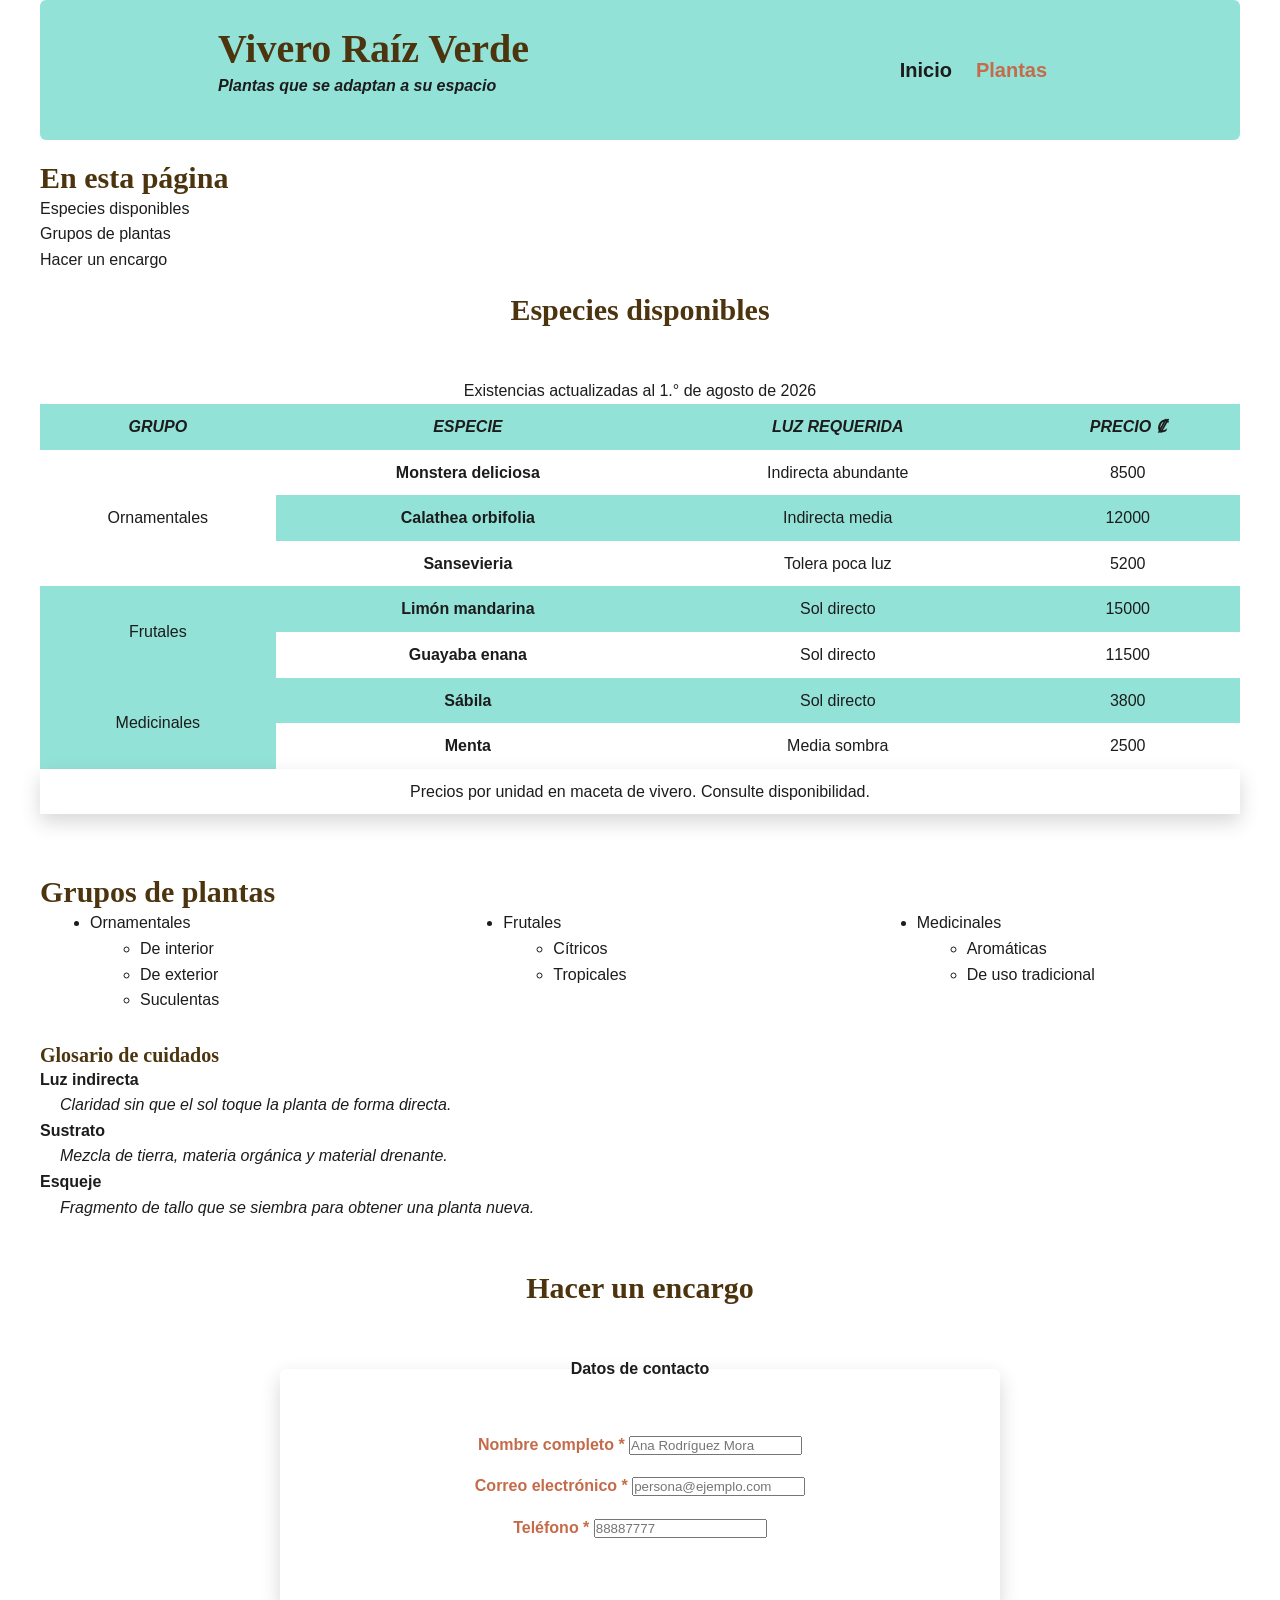
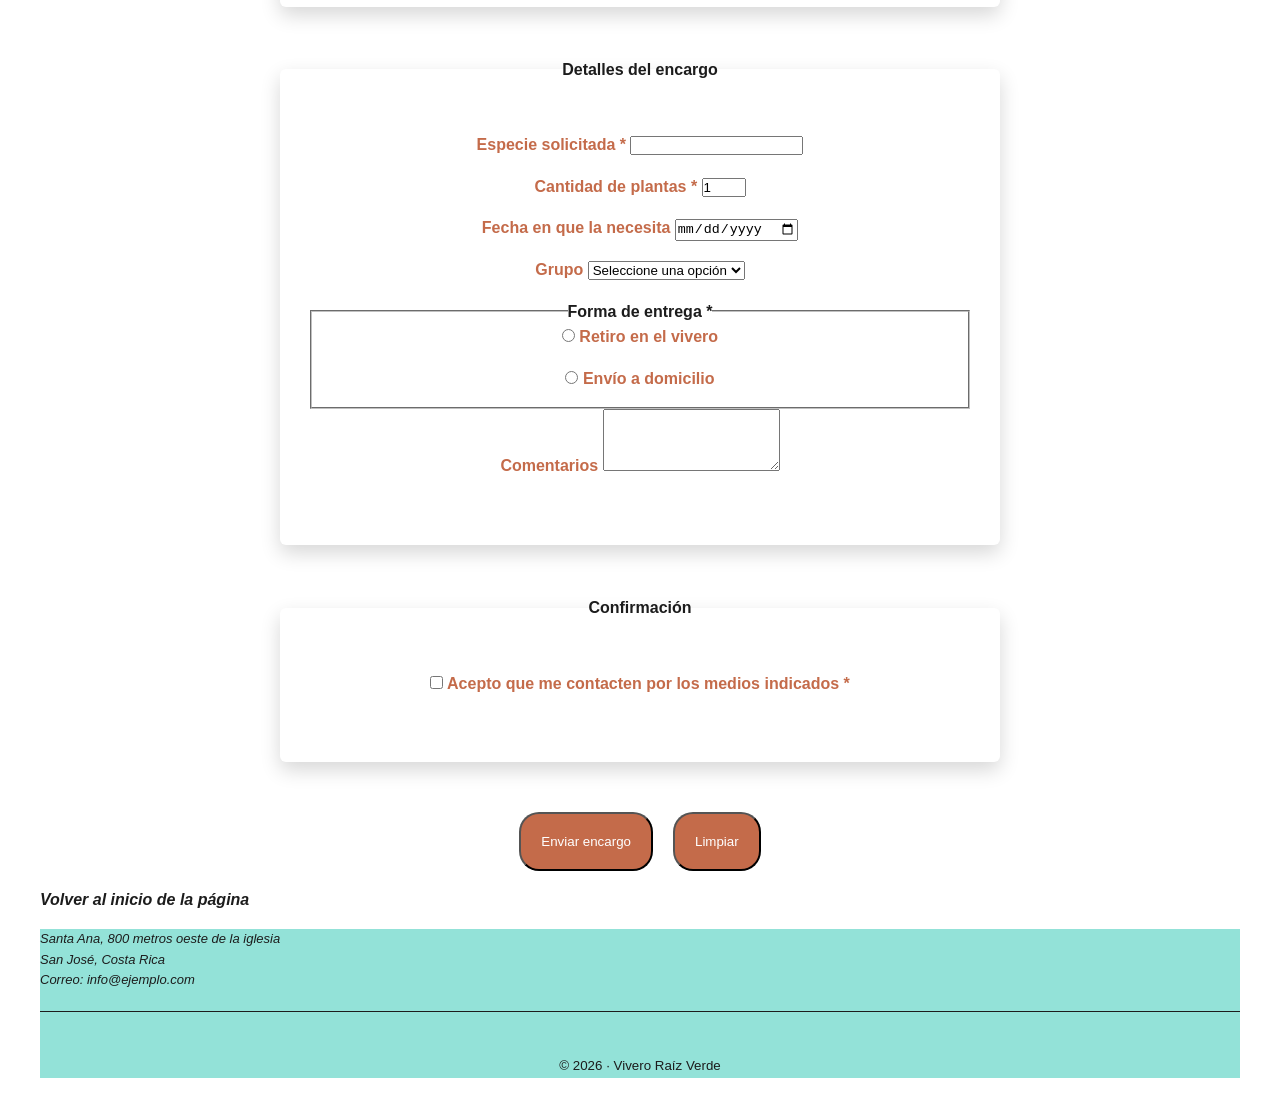
<file: ac2-css-2op/plantas.html>
<!DOCTYPE html>
<html lang="es">

<head>
  <meta charset="UTF-8">
  <meta name="viewport" content="width=device-width, initial-scale=1.0">
  <meta name="author" content="Escriba aquí su nombre completo">
  <meta name="description" content="Catálogo de plantas disponibles y formulario de encargo.">
  <meta name="keywords" content="plantas, catálogo, encargo, vivero">
  <link rel="stylesheet" href="css/estilos.css">

  <title>Plantas | Vivero Raíz Verde</title>

  <link rel="icon" href="recursos/favicon.png" type="image/png">

  <!-- ═══════════════════════════════════════════════════════════════
       AQUÍ SE ENLAZA LA HOJA DE ESTILOS QUE USTED DEBE CREAR.
       El archivo debe llamarse  css/estilos.css
       ═══════════════════════════════════════════════════════════════ -->

</head>

<body>

  <!-- ═══ CABECERA · idéntica a la de index.html ═══ -->
  <header id="cabecera">
    <div class="identidad">
      <h1>Vivero Raíz Verde</h1>
      <p class="frase">Plantas que se adaptan a su espacio</p>
    </div>

    <nav class="navegacion">
      <ul>
        <li><a href="index.html">Inicio</a></li>
        <li><a href="plantas.html" class="pagina-actual">Plantas</a></li>
      </ul>
    </nav>
  </header>

  <!-- ═══ CONTENIDO PRINCIPAL ═══ -->
  <main id="principal">

    <!-- Índice interno con anclas -->
    <nav class="sumario">
      <h2>En esta página</h2>
      <ul>
        <li><a href="#disponibles">Especies disponibles</a></li>
        <li><a href="#grupos">Grupos de plantas</a></li>
        <li><a href="#encargo">Hacer un encargo</a></li>
      </ul>
    </nav>

    <!-- ═══ LA TABLA ═══ -->
    <section id="disponibles">
      <h2>Especies disponibles</h2>

      <table class="tabla-especies">
        <caption>Existencias actualizadas al 1.° de agosto de 2026</caption>

        <thead>
          <tr>
            <th scope="col">Grupo</th>
            <th scope="col">Especie</th>
            <th scope="col">Luz requerida</th>
            <th scope="col">Precio ₡</th>
          </tr>
        </thead>

        <tbody>
          <tr>
            <td rowspan="3">Ornamentales</td>
            <th scope="row">Monstera deliciosa</th>
            <td>Indirecta abundante</td>
            <td>8500</td>
          </tr>
          <tr>
            <th scope="row">Calathea orbifolia</th>
            <td>Indirecta media</td>
            <td>12000</td>
          </tr>
          <tr>
            <th scope="row">Sansevieria</th>
            <td>Tolera poca luz</td>
            <td>5200</td>
          </tr>

          <tr>
            <td rowspan="2">Frutales</td>
            <th scope="row">Limón mandarina</th>
            <td>Sol directo</td>
            <td>15000</td>
          </tr>
          <tr>
            <th scope="row">Guayaba enana</th>
            <td>Sol directo</td>
            <td>11500</td>
          </tr>

          <tr>
            <td rowspan="2">Medicinales</td>
            <th scope="row">Sábila</th>
            <td>Sol directo</td>
            <td>3800</td>
          </tr>
          <tr>
            <th scope="row">Menta</th>
            <td>Media sombra</td>
            <td>2500</td>
          </tr>
        </tbody>

        <tfoot>
          <tr>
            <td colspan="4">
              Precios por unidad en maceta de vivero. Consulte disponibilidad.
            </td>
          </tr>
        </tfoot>
      </table>
    </section>

    <!-- ═══ LISTAS ═══ -->
    <section id="grupos">
      <h2>Grupos de plantas</h2>

      <ul class="lista-grupos">
        <li>Ornamentales
          <ul>
            <li>De interior</li>
            <li>De exterior</li>
            <li>Suculentas</li>
          </ul>
        </li>
        <li>Frutales
          <ul>
            <li>Cítricos</li>
            <li>Tropicales</li>
          </ul>
        </li>
        <li>Medicinales
          <ul>
            <li>Aromáticas</li>
            <li>De uso tradicional</li>
          </ul>
        </li>
      </ul>

      <h3>Glosario de cuidados</h3>
      <dl class="terminos">
        <dt>Luz indirecta</dt>
        <dd>Claridad sin que el sol toque la planta de forma directa.</dd>

        <dt>Sustrato</dt>
        <dd>Mezcla de tierra, materia orgánica y material drenante.</dd>

        <dt>Esqueje</dt>
        <dd>Fragmento de tallo que se siembra para obtener una planta nueva.</dd>
      </dl>
    </section>

    <!-- ═══ EL FORMULARIO ═══ -->
    <section id="encargo">
      <h2>Hacer un encargo</h2>

      <form action="#" method="post" class="formulario-encargo">

        <fieldset class="seccion-campos">
          <legend>Datos de contacto</legend>

          <p class="linea-campo">
            <label for="nombre">Nombre completo *</label>
            <input type="text" id="nombre" name="nombre"
                   required minlength="3" maxlength="60"
                   placeholder="Ana Rodríguez Mora">
          </p>

          <p class="linea-campo">
            <label for="correo">Correo electrónico *</label>
            <input type="email" id="correo" name="correo" required
                   placeholder="persona@ejemplo.com">
          </p>

          <p class="linea-campo">
            <label for="telefono">Teléfono *</label>
            <input type="tel" id="telefono" name="telefono"
                   required pattern="[0-9]{8}"
                   title="Ocho dígitos, sin espacios ni guiones"
                   placeholder="88887777">
          </p>
        </fieldset>

        <fieldset class="seccion-campos">
          <legend>Detalles del encargo</legend>

          <p class="linea-campo">
            <label for="especie">Especie solicitada *</label>
            <input type="text" id="especie" name="especie" required>
          </p>

          <p class="linea-campo">
            <label for="cantidad">Cantidad de plantas *</label>
            <input type="number" id="cantidad" name="cantidad"
                   required min="1" max="20" step="1" value="1">
          </p>

          <p class="linea-campo">
            <label for="fecha">Fecha en que la necesita</label>
            <input type="date" id="fecha" name="fecha">
          </p>

          <p class="linea-campo">
            <label for="grupo">Grupo</label>
            <select id="grupo" name="grupo">
              <option value="">Seleccione una opción</option>
              <option value="ornamental">Ornamentales</option>
              <option value="frutal">Frutales</option>
              <option value="medicinal">Medicinales</option>
              <option value="otro">Otro</option>
            </select>
          </p>

          <fieldset class="seccion-opciones">
            <legend>Forma de entrega *</legend>
            <p class="opcion-radio">
              <input type="radio" id="vivero" name="entrega" value="vivero" required>
              <label for="vivero">Retiro en el vivero</label>
            </p>
            <p class="opcion-radio">
              <input type="radio" id="envio" name="entrega" value="envio">
              <label for="envio">Envío a domicilio</label>
            </p>
          </fieldset>

          <p class="linea-campo">
            <label for="comentarios">Comentarios</label>
            <textarea id="comentarios" name="comentarios" rows="4" maxlength="300"></textarea>
          </p>
        </fieldset>

        <fieldset class="seccion-campos">
          <legend>Confirmación</legend>
          <p class="opcion-radio">
            <input type="checkbox" id="acepto" name="acepto" required>
            <label for="acepto">Acepto que me contacten por los medios indicados *</label>
          </p>
        </fieldset>

        <p class="fila-acciones">
          <button type="submit" class="accion accion-primaria">Enviar encargo</button>
          <button type="reset" class="accion accion-secundaria">Limpiar</button>
        </p>

      </form>
    </section>

    <p class="regresar"><a href="#cabecera">Volver al inicio de la página</a></p>

  </main>

  <!-- ═══ PIE · idéntico al de index.html ═══ -->
  <footer id="pie">
    <div class="contenido-pie">
      <address class="direccion">
        Santa Ana, 800 metros oeste de la iglesia<br>
        San José, Costa Rica<br>
        Correo: <a href="mailto:info@ejemplo.com">info@ejemplo.com</a>
      </address>

      <p class="derechos"><small>&copy; 2026 · Vivero Raíz Verde</small></p>
    </div>
  </footer>

</body>

</html>
</file>
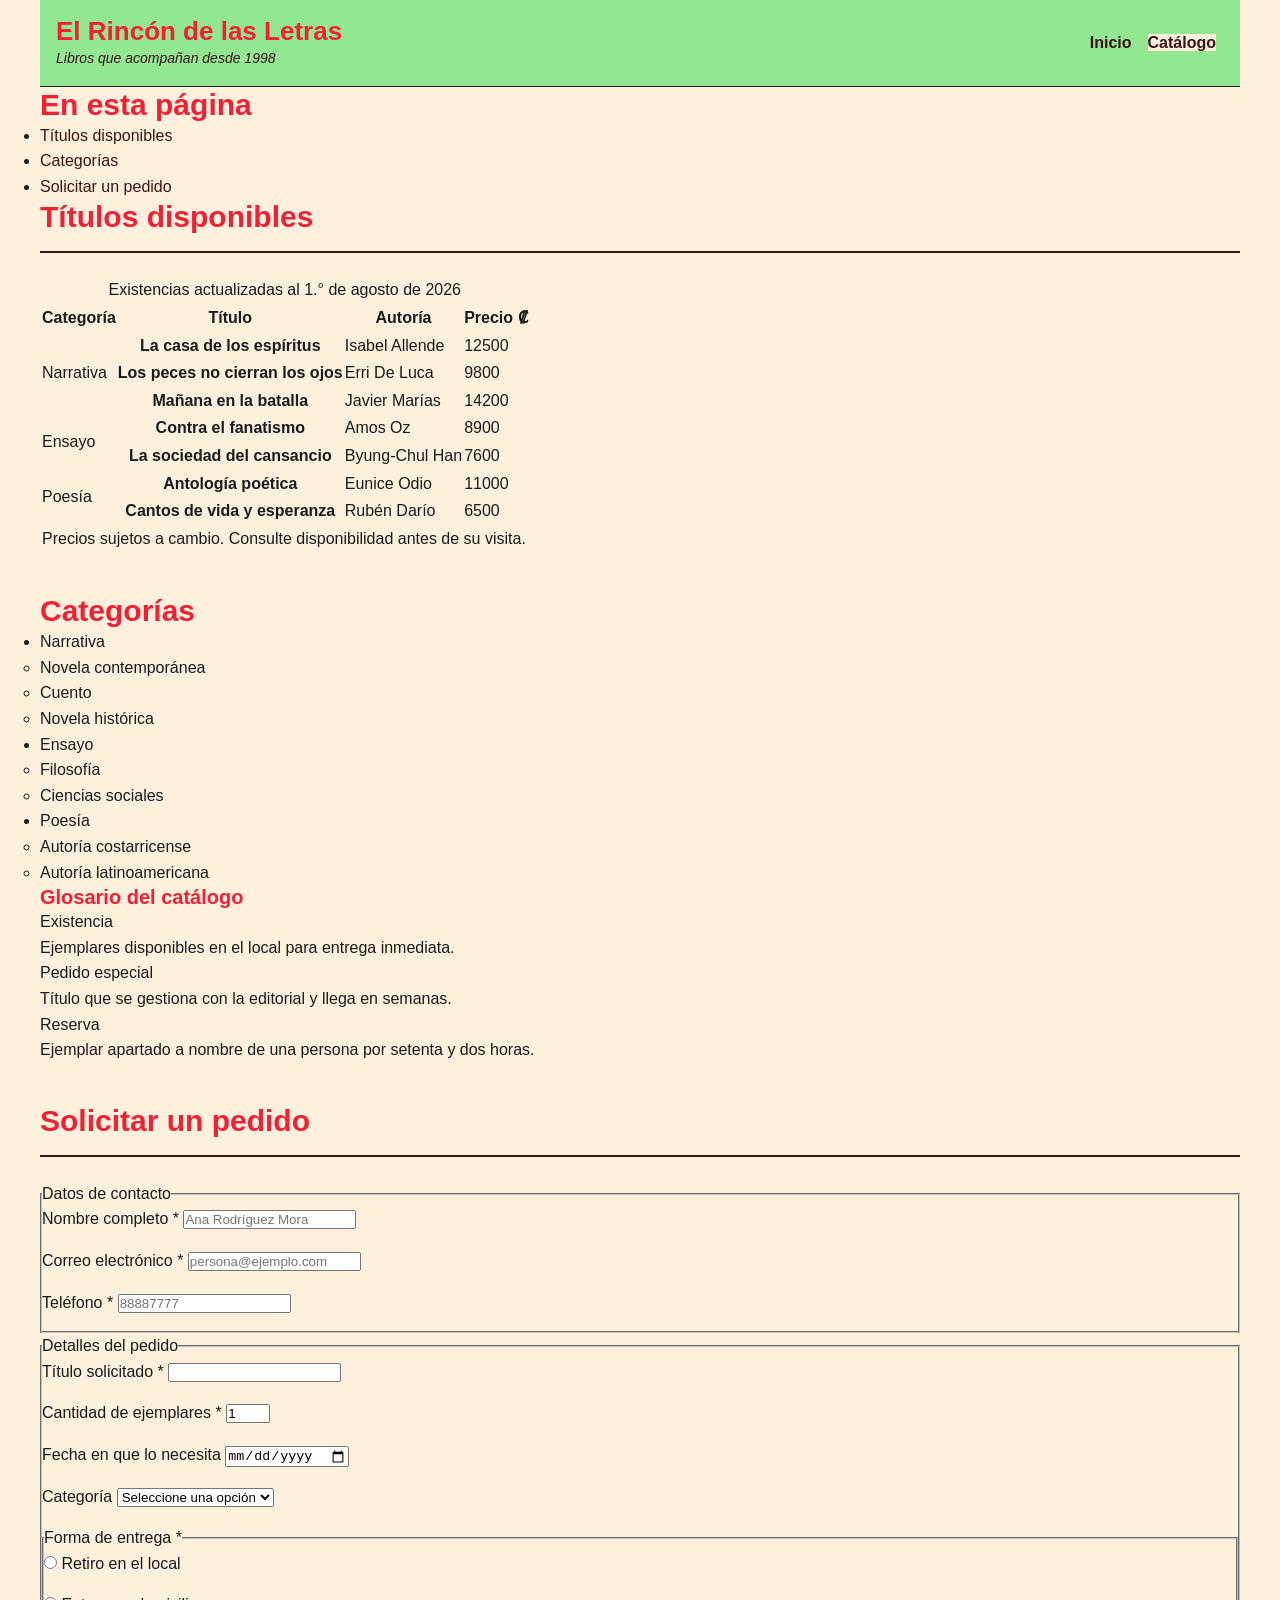
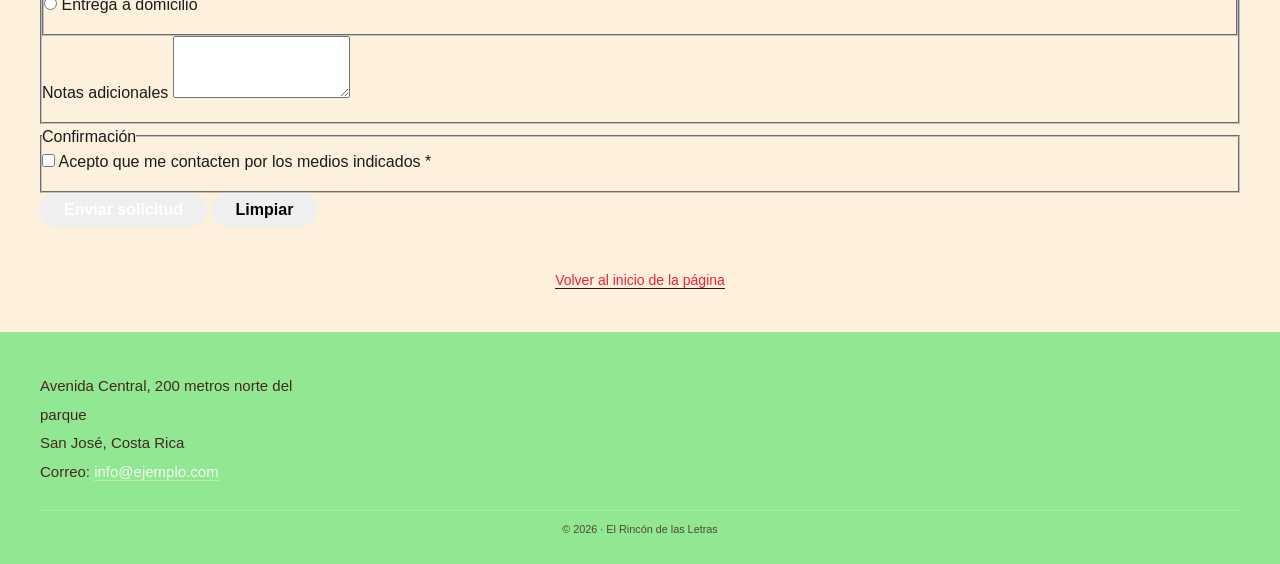
<file: ac2-css/catalogo.html>
<!DOCTYPE html>
<html lang="es">

<head>
  <meta charset="UTF-8">
  <meta name="viewport" content="width=device-width, initial-scale=1.0">
  <meta name="author" content="Adrián Francisco Ramírez Navarro">
  <meta name="description" content="Catálogo de títulos disponibles y formulario de pedido.">
  <meta name="keywords" content="catálogo, libros, pedido, librería">

  <title>Catálogo | El Rincón de las Letras</title>

  <link rel="icon" href="recursos/favicon.png" type="image/png">
  <link rel="stylesheet" href="css/estilos.css">

  <!--AQUÍ SE ENLAZA LA HOJA DE ESTILOS QUE USTED DEBE CREAR.
       El archivo debe llamarse  css/estilos.css -->

</head>

<body>

  <!--CABECERA · idéntica a la de index.html-->
  <header id="cabecera">
    <div class="marca">
      <h1>El Rincón de las Letras</h1>
      <p class="lema">Libros que acompañan desde 1998</p>
    </div>

    <nav class="menu-principal">
      <ul>
        <li><a href="index.html">Inicio</a></li>
        <li><a href="catalogo.html" class="enlace-activo">Catálogo</a></li>
      </ul>
    </nav>
  </header>

  <!--CONTENIDO PRINCIPAL-->
  <main id="contenido">

    <!-- Índice interno con anclas -->
    <nav class="indice">
      <h2>En esta página</h2>
      <ul>
        <li><a href="#existencias">Títulos disponibles</a></li>
        <li><a href="#categorias">Categorías</a></li>
        <li><a href="#pedido">Solicitar un pedido</a></li>
      </ul>
    </nav>

    <!-- LA TABLA -->
    <section id="existencias">
      <h2>Títulos disponibles</h2>

      <table class="tabla-catalogo">
        <caption>Existencias actualizadas al 1.° de agosto de 2026</caption>

        <thead>
          <tr>
            <th scope="col">Categoría</th>
            <th scope="col">Título</th>
            <th scope="col">Autoría</th>
            <th scope="col">Precio ₡</th>
          </tr>
        </thead>

        <tbody>
          <tr>
            <td rowspan="3">Narrativa</td>
            <th scope="row">La casa de los espíritus</th>
            <td>Isabel Allende</td>
            <td>12500</td>
          </tr>
          <tr>
            <th scope="row">Los peces no cierran los ojos</th>
            <td>Erri De Luca</td>
            <td>9800</td>
          </tr>
          <tr>
            <th scope="row">Mañana en la batalla</th>
            <td>Javier Marías</td>
            <td>14200</td>
          </tr>

          <tr>
            <td rowspan="2">Ensayo</td>
            <th scope="row">Contra el fanatismo</th>
            <td>Amos Oz</td>
            <td>8900</td>
          </tr>
          <tr>
            <th scope="row">La sociedad del cansancio</th>
            <td>Byung-Chul Han</td>
            <td>7600</td>
          </tr>

          <tr>
            <td rowspan="2">Poesía</td>
            <th scope="row">Antología poética</th>
            <td>Eunice Odio</td>
            <td>11000</td>
          </tr>
          <tr>
            <th scope="row">Cantos de vida y esperanza</th>
            <td>Rubén Darío</td>
            <td>6500</td>
          </tr>
        </tbody>

        <tfoot>
          <tr>
            <td colspan="4">
              Precios sujetos a cambio. Consulte disponibilidad antes de su visita.
            </td>
          </tr>
        </tfoot>
      </table>
    </section>

    <!-- LISTAS -->
    <section id="categorias">
      <h2>Categorías</h2>

      <ul class="lista-categorias">
        <li>Narrativa
          <ul>
            <li>Novela contemporánea</li>
            <li>Cuento</li>
            <li>Novela histórica</li>
          </ul>
        </li>
        <li>Ensayo
          <ul>
            <li>Filosofía</li>
            <li>Ciencias sociales</li>
          </ul>
        </li>
        <li>Poesía
          <ul>
            <li>Autoría costarricense</li>
            <li>Autoría latinoamericana</li>
          </ul>
        </li>
      </ul>

      <h3>Glosario del catálogo</h3>
      <dl class="glosario">
        <dt>Existencia</dt>
        <dd>Ejemplares disponibles en el local para entrega inmediata.</dd>

        <dt>Pedido especial</dt>
        <dd>Título que se gestiona con la editorial y llega en semanas.</dd>

        <dt>Reserva</dt>
        <dd>Ejemplar apartado a nombre de una persona por setenta y dos horas.</dd>
      </dl>
    </section>

    <!-- EL FORMULARIO -->
    <section id="pedido">
      <h2>Solicitar un pedido</h2>

      <form action="#" method="post" class="formulario-pedido">

        <fieldset class="grupo-campos">
          <legend>Datos de contacto</legend>

          <p class="campo">
            <label for="nombre">Nombre completo *</label>
            <input type="text" id="nombre" name="nombre"
                   required minlength="3" maxlength="60"
                   placeholder="Ana Rodríguez Mora">
          </p>

          <p class="campo">
            <label for="correo">Correo electrónico *</label>
            <input type="email" id="correo" name="correo" required
                   placeholder="persona@ejemplo.com">
          </p>

          <p class="campo">
            <label for="telefono">Teléfono *</label>
            <input type="tel" id="telefono" name="telefono"
                   required pattern="[0-9]{8}"
                   title="Ocho dígitos, sin espacios ni guiones"
                   placeholder="88887777">
          </p>
        </fieldset>

        <fieldset class="grupo-campos">
          <legend>Detalles del pedido</legend>

          <p class="campo">
            <label for="titulo">Título solicitado *</label>
            <input type="text" id="titulo" name="titulo" required>
          </p>

          <p class="campo">
            <label for="cantidad">Cantidad de ejemplares *</label>
            <input type="number" id="cantidad" name="cantidad"
                   required min="1" max="10" step="1" value="1">
          </p>

          <p class="campo">
            <label for="fecha">Fecha en que lo necesita</label>
            <input type="date" id="fecha" name="fecha">
          </p>

          <p class="campo">
            <label for="categoria">Categoría</label>
            <select id="categoria" name="categoria">
              <option value="">Seleccione una opción</option>
              <option value="narrativa">Narrativa</option>
              <option value="ensayo">Ensayo</option>
              <option value="poesia">Poesía</option>
              <option value="otra">Otra</option>
            </select>
          </p>

          <fieldset class="grupo-opciones">
            <legend>Forma de entrega *</legend>
            <p class="opcion">
              <input type="radio" id="local" name="entrega" value="local" required>
              <label for="local">Retiro en el local</label>
            </p>
            <p class="opcion">
              <input type="radio" id="domicilio" name="entrega" value="domicilio">
              <label for="domicilio">Entrega a domicilio</label>
            </p>
          </fieldset>

          <p class="campo">
            <label for="notas">Notas adicionales</label>
            <textarea id="notas" name="notas" rows="4" maxlength="300"></textarea>
          </p>
        </fieldset>

        <fieldset class="grupo-campos">
          <legend>Confirmación</legend>
          <p class="opcion">
            <input type="checkbox" id="acepto" name="acepto" required>
            <label for="acepto">Acepto que me contacten por los medios indicados *</label>
          </p>
        </fieldset>

        <p class="grupo-botones">
          <button type="submit" class="boton boton-principal">Enviar solicitud</button>
          <button type="reset" class="boton boton-secundario">Limpiar</button>
        </p>

      </form>
    </section>

    <p class="volver"><a href="#cabecera">Volver al inicio de la página</a></p>

  </main>

  <!-- PIE · idéntico al de index.html -->
  <footer id="pie">
    <div class="pie-contenido">
      <address class="datos-contacto">
        Avenida Central, 200 metros norte del parque<br>
        San José, Costa Rica<br>
        Correo: <a href="mailto:info@ejemplo.com">info@ejemplo.com</a>
      </address>

      <p class="creditos"><small>&copy; 2026 · El Rincón de las Letras</small></p>
    </div>
  </footer>

</body>

</html>
</file>
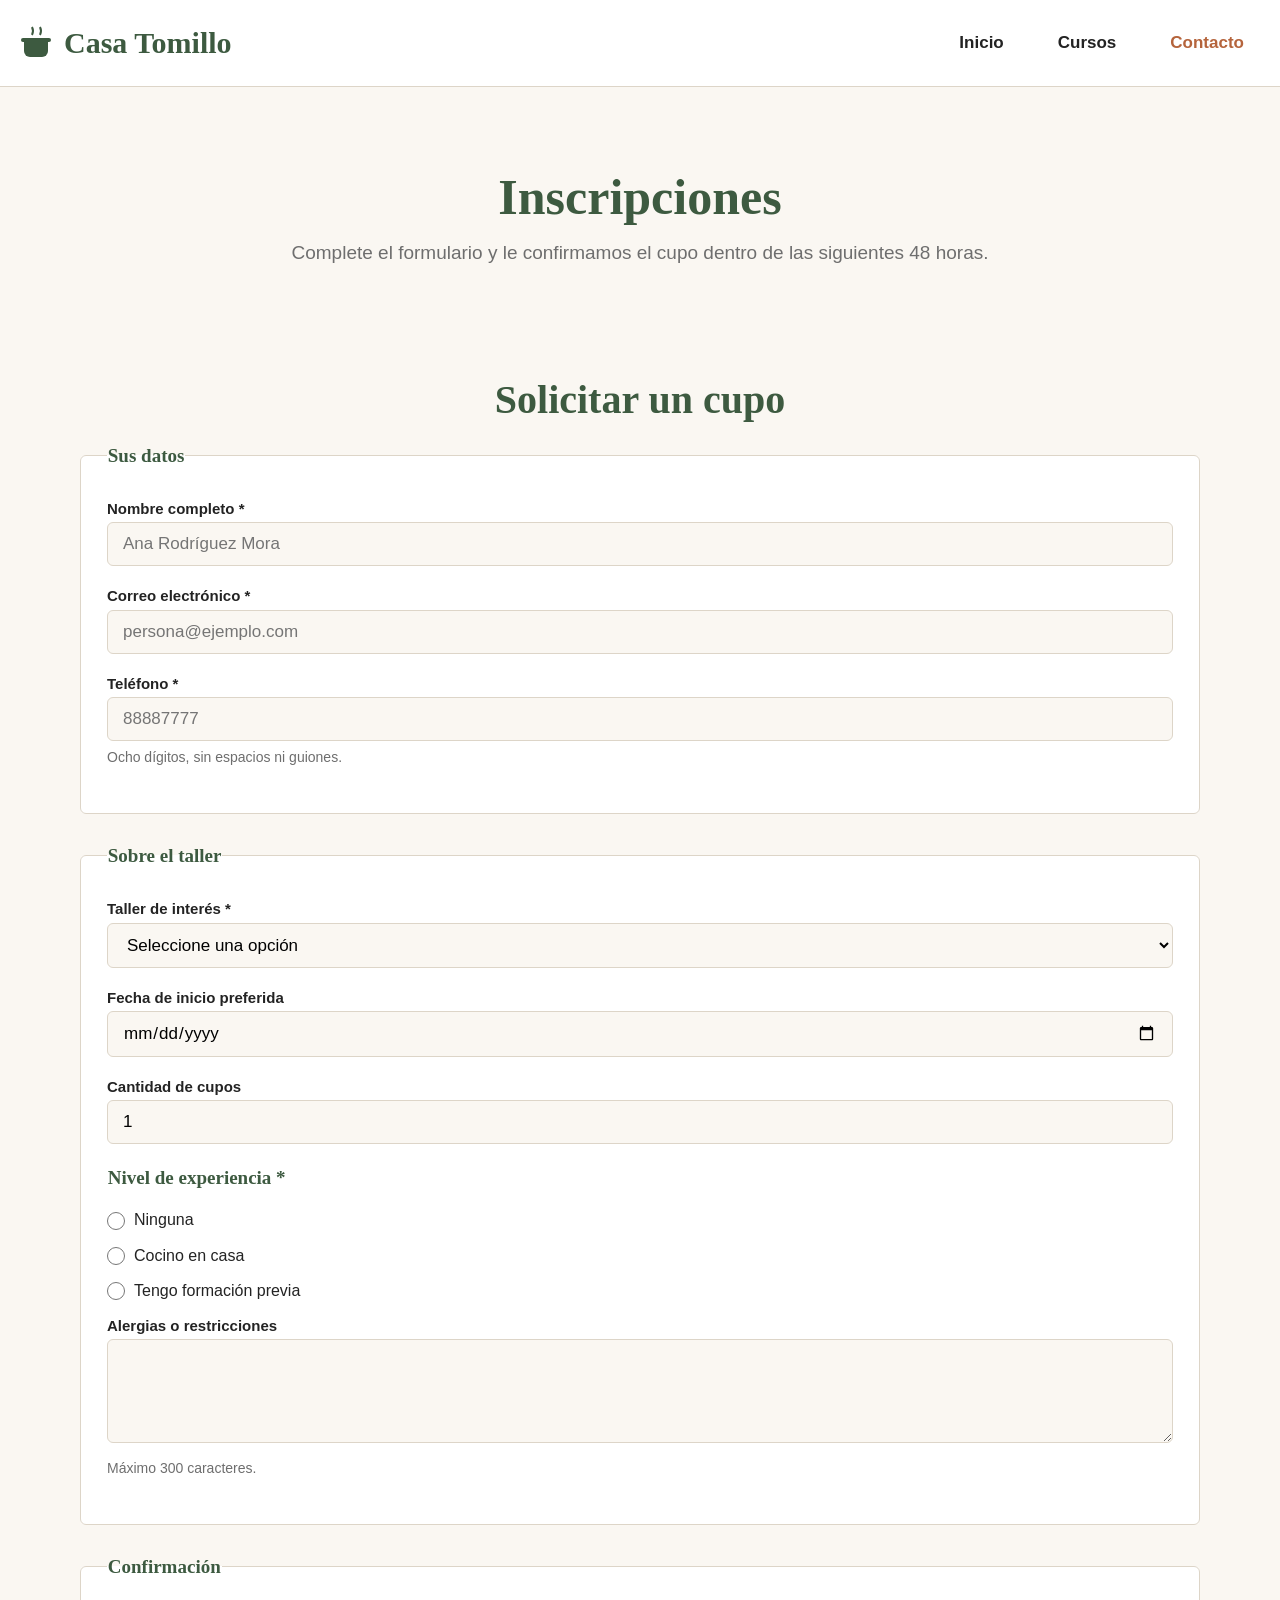
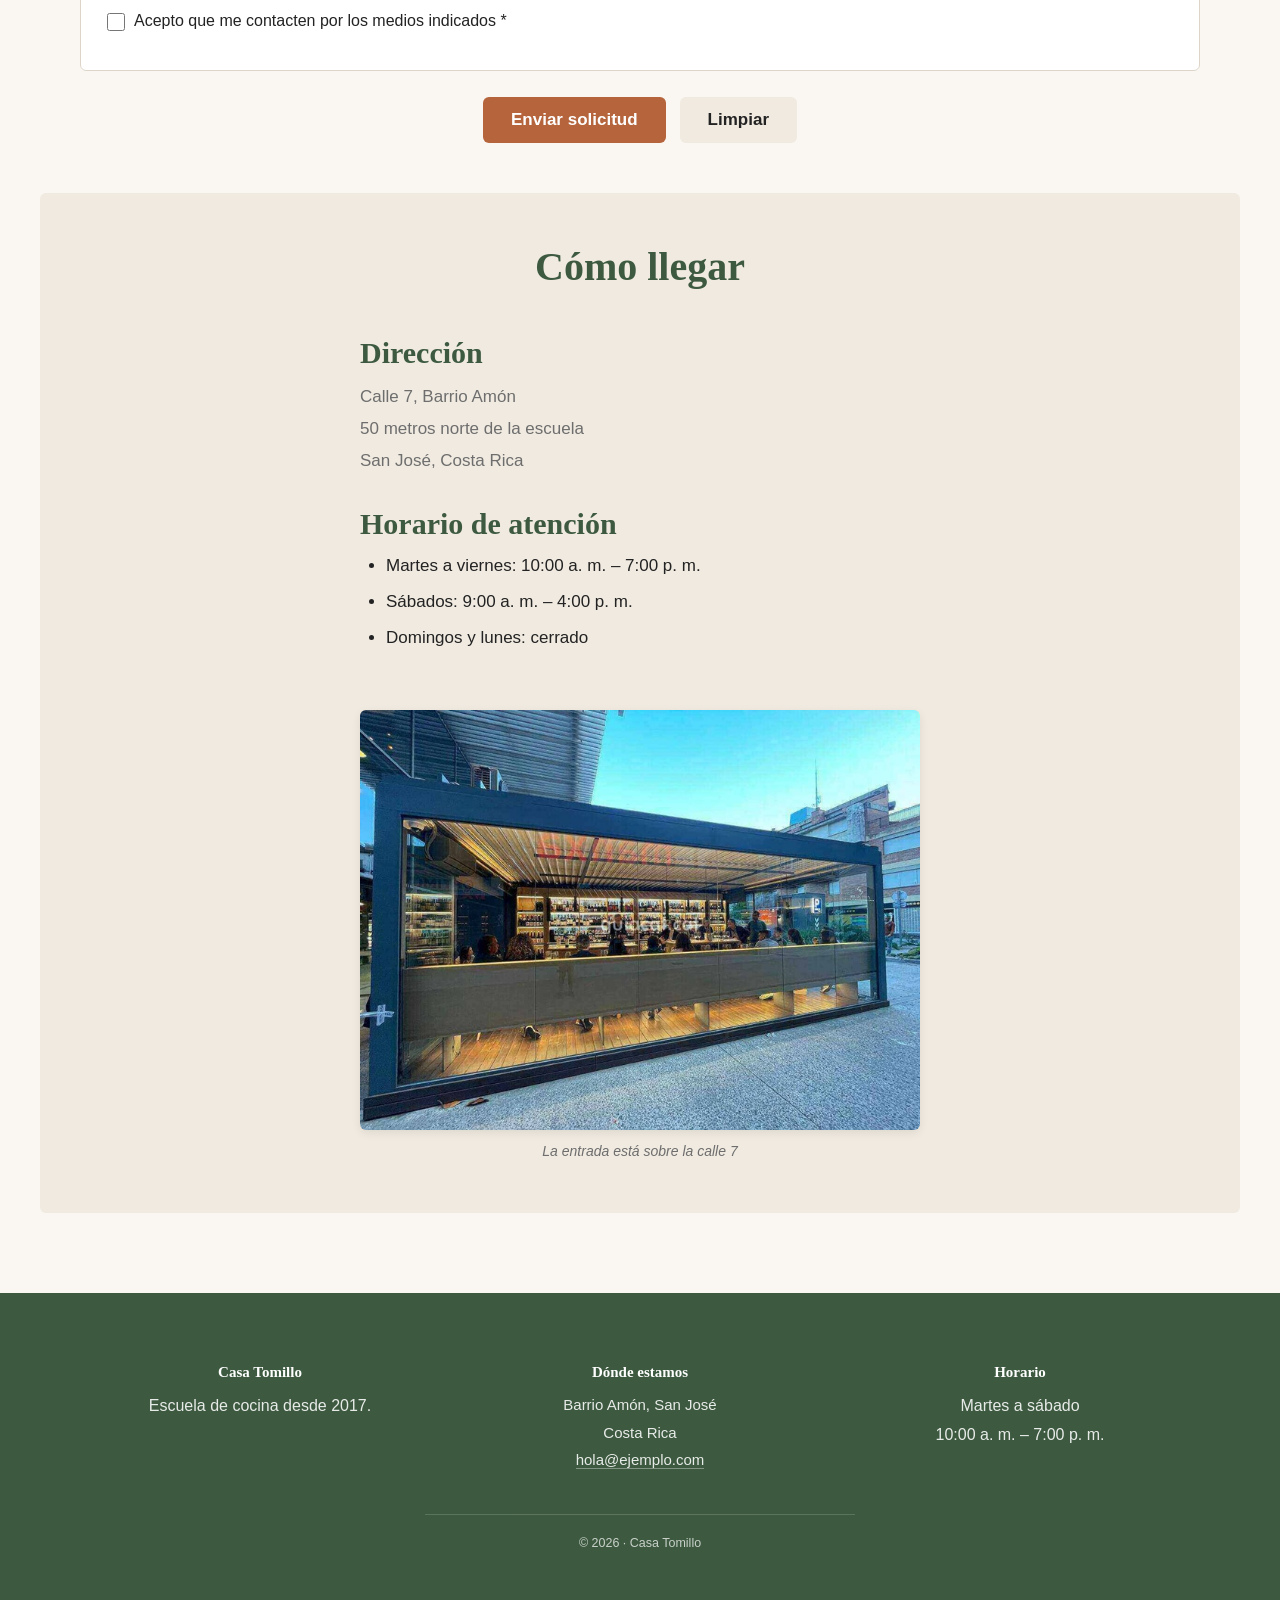
<file: ac3-responsive/contacto.html>
<!DOCTYPE html>
<html lang="es">

<head>
  <meta charset="UTF-8">
  <meta name="viewport" content="width=device-width, initial-scale=1.0">
  <meta name="author" content="Adrián Ramírez Navarro">
  <meta name="description" content="Inscríbase en un taller de Casa Tomillo: formulario y datos de contacto.">
  <meta name="keywords" content="contacto, inscripción, talleres, cocina">

  <title>Contacto | Casa Tomillo</title>

  <link rel="icon" href="recursos/favicon.png" type="image/png">
  <link rel="stylesheet" href="css/estilos.css">
</head>

<body>

  <header id="cabecera" class="cabecera">

    <a href="index.html" class="marca">
      <svg class="marca-icono" width="36" height="36" viewBox="0 0 36 36"
           xmlns="http://www.w3.org/2000/svg" role="img"
           aria-label="Logo de Casa Tomillo: una olla con vapor">
        <path d="M6 16 h24 v10 a6 6 0 0 1 -6 6 h-12 a6 6 0 0 1 -6 -6 z" fill="currentColor"/>
        <rect x="3" y="13" width="30" height="4" rx="2" fill="currentColor"/>
        <path d="M14 10 q2 -4 0 -8" stroke="currentColor" stroke-width="2" fill="none"/>
        <path d="M22 10 q2 -4 0 -8" stroke="currentColor" stroke-width="2" fill="none"/>
      </svg>
      <span class="marca-texto">Casa Tomillo</span>
    </a>

    <nav class="navegacion" aria-label="Navegación principal">
      <input type="checkbox" name="mm" id="mm" class="check">
      <label for="mm" class="check-label">
        <svg xmlns="http://www.w3.org/2000/svg" width="45" height="45" fill="currentColor" class="bi bi-list" viewBox="0 0 16 16">
        <path fill-rule="evenodd" d="M2.5 12a.5.5 0 0 1 .5-.5h10a.5.5 0 0 1 0 1H3a.5.5 0 0 1-.5-.5m0-4a.5.5 0 0 1 .5-.5h10a.5.5 0 0 1 0 1H3a.5.5 0 0 1-.5-.5m0-4a.5.5 0 0 1 .5-.5h10a.5.5 0 0 1 0 1H3a.5.5 0 0 1-.5-.5"/>
        </svg>
      </label>
      
      <ul class="menu">
        <li><a href="index.html" class="menu-enlace">Inicio</a></li>
        <li><a href="cursos.html" class="menu-enlace">Cursos</a></li>
        <li><a href="contacto.html" class="menu-enlace activo">Contacto</a></li>
      </ul>
    </nav>

  </header>

  <main id="contenido">

    <section id="intro" class="pagina-encabezado">
      <h1 class="pagina-titulo">Inscripciones</h1>
      <p class="pagina-bajada">
        Complete el formulario y le confirmamos el cupo dentro de las
        siguientes 48 horas.
      </p>
    </section>

    <!-- ═══ EL FORMULARIO ═══ -->
    <section id="inscripcion" class="seccion">
      <h2 class="seccion-titulo">Solicitar un cupo</h2>

      <form action="#" method="post" class="formulario">

        <fieldset class="grupo">
          <legend class="grupo-titulo">Sus datos</legend>

          <p class="campo">
            <label for="nombre" class="campo-etiqueta">Nombre completo *</label>
            <input type="text" id="nombre" name="nombre" class="campo-entrada"
                   required minlength="3" maxlength="60"
                   placeholder="Ana Rodríguez Mora">
          </p>

          <p class="campo">
            <label for="correo" class="campo-etiqueta">Correo electrónico *</label>
            <input type="email" id="correo" name="correo" class="campo-entrada"
                   required placeholder="persona@ejemplo.com">
          </p>

          <p class="campo">
            <label for="telefono" class="campo-etiqueta">Teléfono *</label>
            <input type="tel" id="telefono" name="telefono" class="campo-entrada"
                   required pattern="[0-9]{8}"
                   title="Ocho dígitos, sin espacios ni guiones"
                   placeholder="88887777">
            <small class="campo-ayuda">Ocho dígitos, sin espacios ni guiones.</small>
          </p>
        </fieldset>

        <fieldset class="grupo">
          <legend class="grupo-titulo">Sobre el taller</legend>

          <p class="campo">
            <label for="taller" class="campo-etiqueta">Taller de interés *</label>
            <select id="taller" name="taller" class="campo-entrada" required>
              <option value="">Seleccione una opción</option>
              <option value="cocina">Cocina de la casa</option>
              <option value="panaderia">Panadería</option>
              <option value="reposteria">Repostería</option>
            </select>
          </p>

          <p class="campo">
            <label for="inicio" class="campo-etiqueta">Fecha de inicio preferida</label>
            <input type="date" id="inicio" name="inicio" class="campo-entrada">
          </p>

          <p class="campo">
            <label for="personas" class="campo-etiqueta">Cantidad de cupos</label>
            <input type="number" id="personas" name="personas" class="campo-entrada"
                   min="1" max="8" step="1" value="1">
          </p>

          <fieldset class="grupo-opciones">
            <legend class="grupo-titulo">Nivel de experiencia *</legend>
            <p class="opcion">
              <input type="radio" id="ninguna" name="nivel" value="ninguna"
                     class="opcion-marca" required>
              <label for="ninguna" class="opcion-etiqueta">Ninguna</label>
            </p>
            <p class="opcion">
              <input type="radio" id="basica" name="nivel" value="basica" class="opcion-marca">
              <label for="basica" class="opcion-etiqueta">Cocino en casa</label>
            </p>
            <p class="opcion">
              <input type="radio" id="avanzada" name="nivel" value="avanzada" class="opcion-marca">
              <label for="avanzada" class="opcion-etiqueta">Tengo formación previa</label>
            </p>
          </fieldset>

          <p class="campo">
            <label for="alergias" class="campo-etiqueta">Alergias o restricciones</label>
            <textarea id="alergias" name="alergias" class="campo-entrada"
                      rows="4" maxlength="300"></textarea>
            <small class="campo-ayuda">Máximo 300 caracteres.</small>
          </p>
        </fieldset>

        <fieldset class="grupo">
          <legend class="grupo-titulo">Confirmación</legend>
          <p class="opcion">
            <input type="checkbox" id="acepto" name="acepto" class="opcion-marca" required>
            <label for="acepto" class="opcion-etiqueta">
              Acepto que me contacten por los medios indicados *
            </label>
          </p>
        </fieldset>

        <p class="fila-botones">
          <button type="submit" class="boton boton-principal">Enviar solicitud</button>
          <button type="reset" class="boton boton-secundario">Limpiar</button>
        </p>

      </form>
    </section>

    <!-- ═══ UBICACIÓN ═══ -->
    <section id="ubicacion" class="seccion seccion-alterna">
      <h2 class="seccion-titulo">Cómo llegar</h2>

      <div class="dos-columnas">

        <div class="columna">
          <h3 class="subtitulo">Dirección</h3>
          <address class="direccion">
            Calle 7, Barrio Amón<br>
            50 metros norte de la escuela<br>
            San José, Costa Rica
          </address>

          <h3 class="subtitulo">Horario de atención</h3>
          <ul class="lista-horario">
            <li>Martes a viernes: 10:00 a. m. – 7:00 p. m.</li>
            <li>Sábados: 9:00 a. m. – 4:00 p. m.</li>
            <li>Domingos y lunes: cerrado</li>
          </ul>
        </div>

        <figure class="columna-figura">
          <picture>
            <source media="(min-width: 740px)" srcset="recursos/fachada-740.jpg">
            <source media="(min-width: 430px)" srcset="recursos/fachada-430.jpg">
            <img src="recursos/fachada.jpg"
               alt="Fachada de la escuela con su rótulo de madera"
               width="1200" height="900" loading="lazy">
          </picture>
          <figcaption class="figura-pie">La entrada está sobre la calle 7</figcaption>
        </figure>

      </div>
    </section>

  </main>

  <footer id="pie" class="pie">
    <div class="pie-columnas">

      <div class="pie-bloque">
        <h2 class="pie-titulo">Casa Tomillo</h2>
        <p class="pie-texto">Escuela de cocina desde 2017.</p>
      </div>

      <div class="pie-bloque">
        <h2 class="pie-titulo">Dónde estamos</h2>
        <address class="pie-datos">
          Barrio Amón, San José<br>
          Costa Rica<br>
          <a href="mailto:hola@ejemplo.com" class="pie-enlace">hola@ejemplo.com</a>
        </address>
      </div>

      <div class="pie-bloque">
        <h2 class="pie-titulo">Horario</h2>
        <p class="pie-texto">
          Martes a sábado<br>
          10:00 a. m. – 7:00 p. m.
        </p>
      </div>

    </div>

    <p class="pie-creditos"><small>&copy; 2026 · Casa Tomillo</small></p>
  </footer>

</body>

</html>
</file>
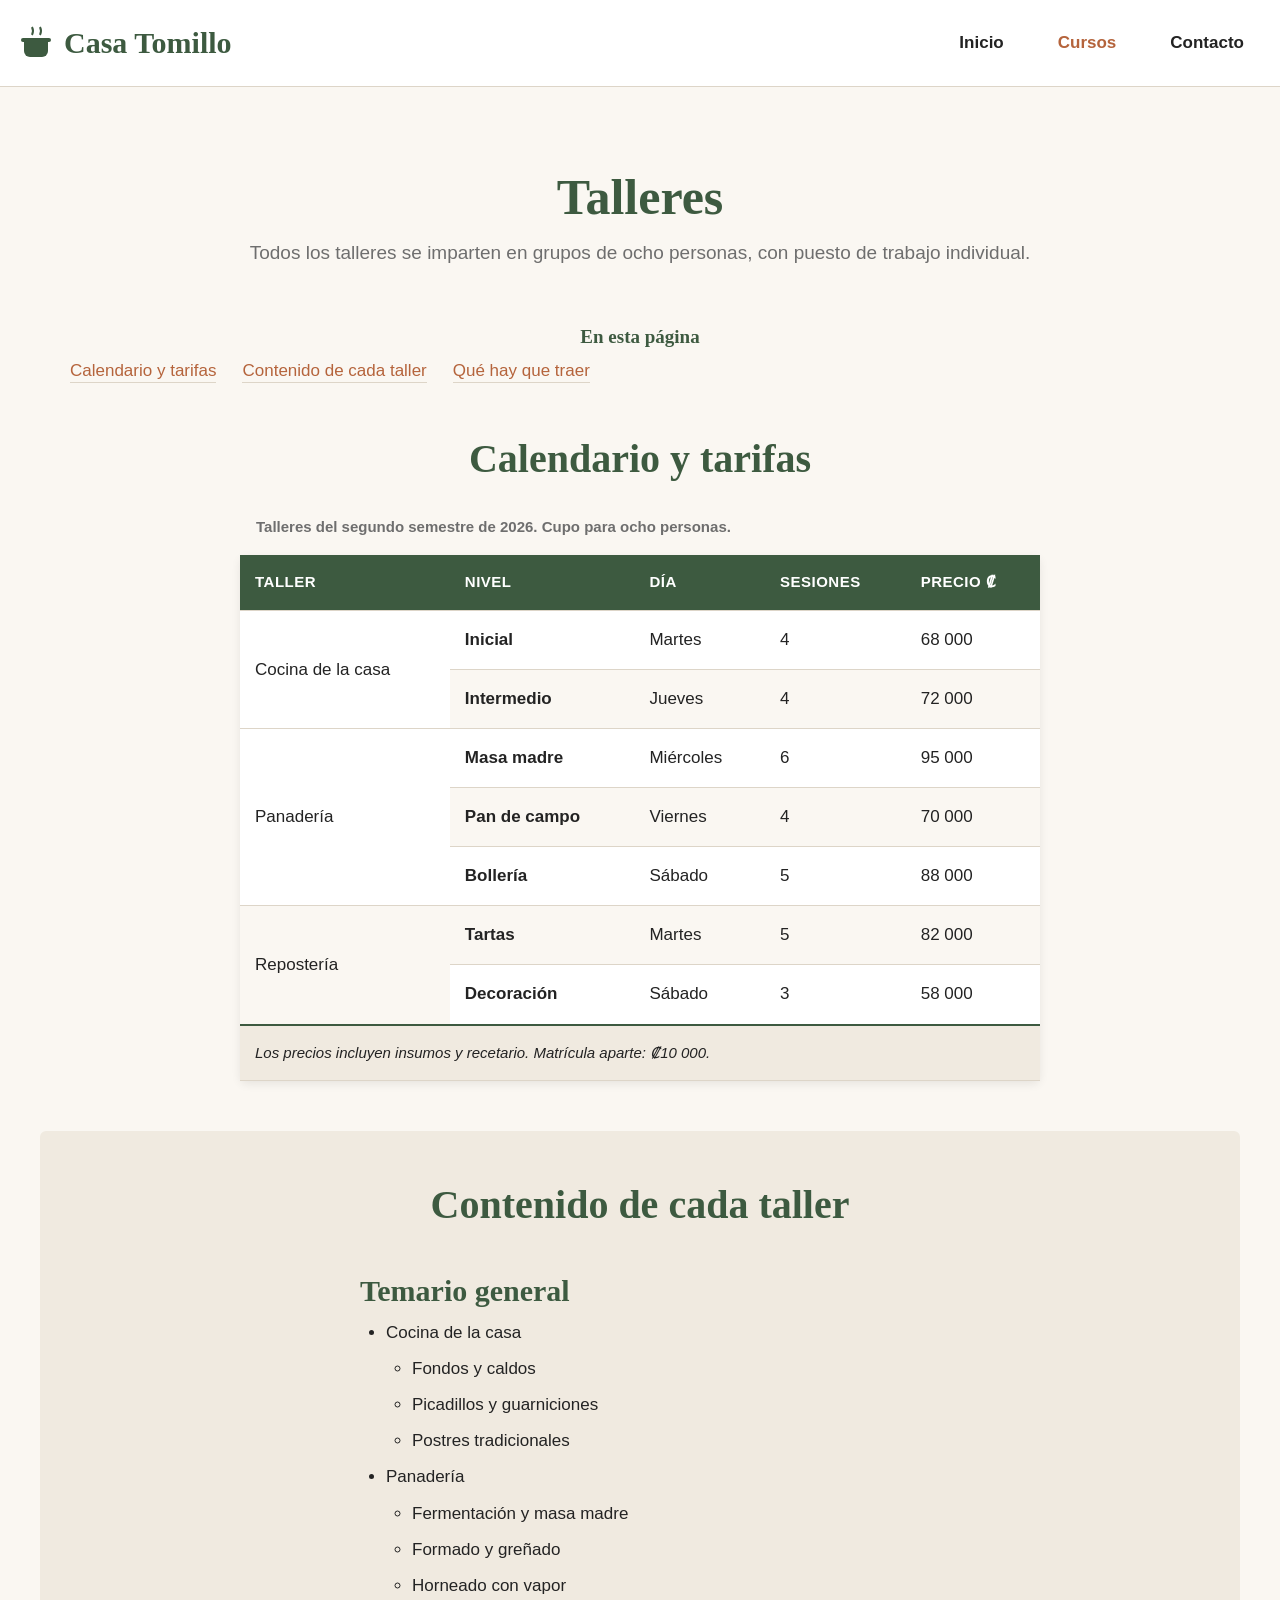
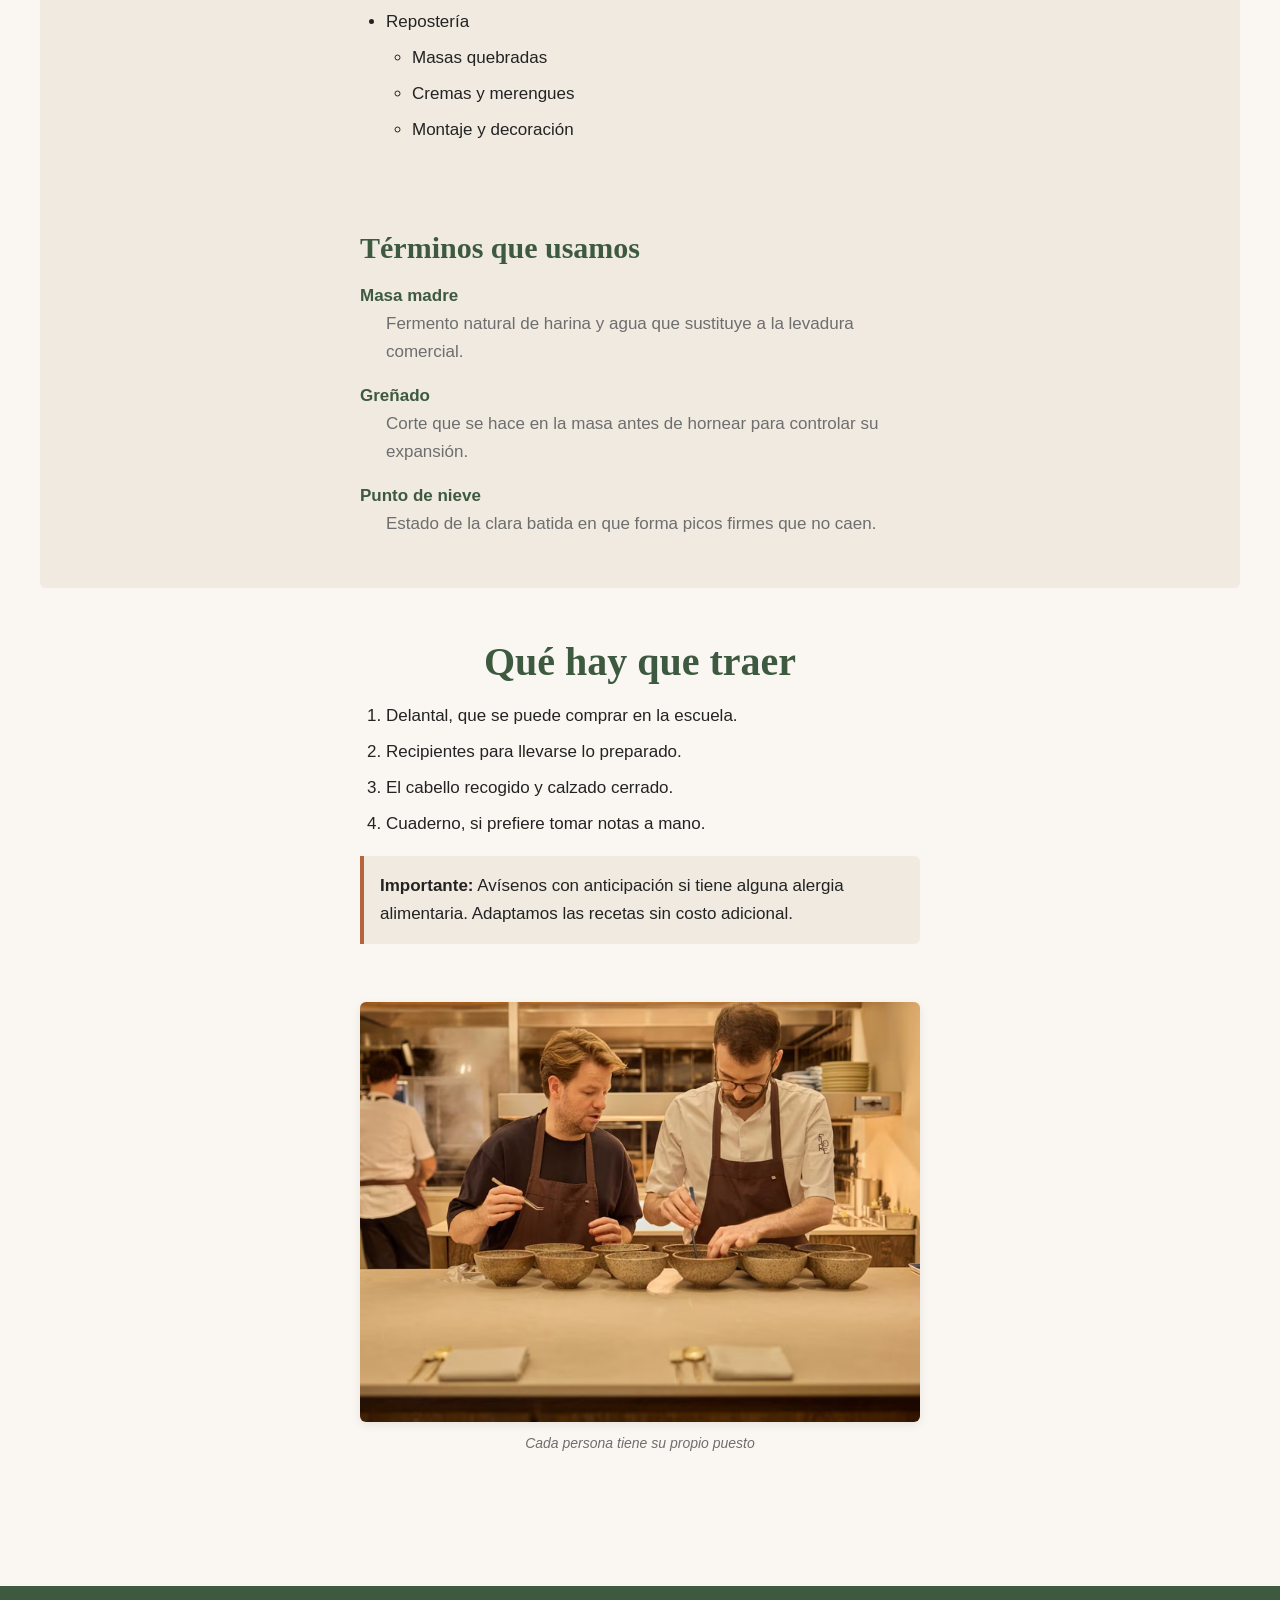
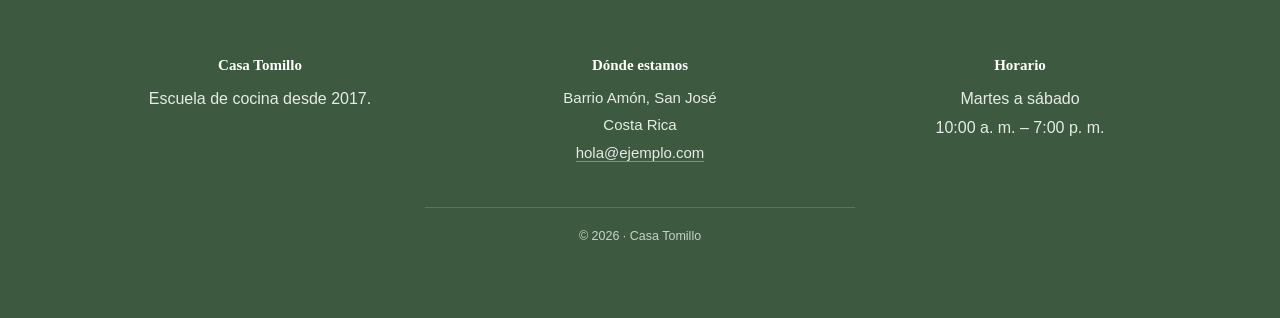
<file: ac3-responsive/cursos.html>
<!DOCTYPE html>
<html lang="es">

<head>
  <meta charset="UTF-8">
  <meta name="viewport" content="width=device-width, initial-scale=1.0">
  <meta name="author" content="Adrián Ramírez Navarro">
  <meta name="description" content="Talleres de cocina, panadería y repostería: contenidos, horarios y tarifas.">
  <meta name="keywords" content="talleres, cursos, cocina, panadería, repostería">

  <title>Cursos | Casa Tomillo</title>

  <link rel="icon" href="recursos/favicon.png" type="image/png">
  <link rel="stylesheet" href="css/estilos.css">
</head>

<body>

  <header id="cabecera" class="cabecera">

    <a href="index.html" class="marca">
      <svg class="marca-icono" width="36" height="36" viewBox="0 0 36 36"
           xmlns="http://www.w3.org/2000/svg" role="img"
           aria-label="Logo de Casa Tomillo: una olla con vapor">
        <path d="M6 16 h24 v10 a6 6 0 0 1 -6 6 h-12 a6 6 0 0 1 -6 -6 z" fill="currentColor"/>
        <rect x="3" y="13" width="30" height="4" rx="2" fill="currentColor"/>
        <path d="M14 10 q2 -4 0 -8" stroke="currentColor" stroke-width="2" fill="none"/>
        <path d="M22 10 q2 -4 0 -8" stroke="currentColor" stroke-width="2" fill="none"/>
      </svg>
      <span class="marca-texto">Casa Tomillo</span>
    </a>

    <nav class="navegacion" aria-label="Navegación principal">
      <input type="checkbox" name="mm" id="mm" class="check">
      <label for="mm" class="check-label">
        <svg xmlns="http://www.w3.org/2000/svg" width="45" height="45" fill="currentColor" class="bi bi-list" viewBox="0 0 16 16">
        <path fill-rule="evenodd" d="M2.5 12a.5.5 0 0 1 .5-.5h10a.5.5 0 0 1 0 1H3a.5.5 0 0 1-.5-.5m0-4a.5.5 0 0 1 .5-.5h10a.5.5 0 0 1 0 1H3a.5.5 0 0 1-.5-.5m0-4a.5.5 0 0 1 .5-.5h10a.5.5 0 0 1 0 1H3a.5.5 0 0 1-.5-.5"/>
        </svg>
      </label>
      
      <ul class="menu">
        <li><a href="index.html" class="menu-enlace">Inicio</a></li>
        <li><a href="cursos.html" class="menu-enlace activo">Cursos</a></li>
        <li><a href="contacto.html" class="menu-enlace">Contacto</a></li>
      </ul>
    </nav>

  </header>

  <main id="contenido">

    <section id="intro" class="pagina-encabezado">
      <h1 class="pagina-titulo">Talleres</h1>
      <p class="pagina-bajada">
        Todos los talleres se imparten en grupos de ocho personas, con puesto
        de trabajo individual.
      </p>
    </section>

    <!-- ═══ ÍNDICE INTERNO ═══ -->
    <nav class="indice" aria-label="Contenido de la página">
      <h2 class="indice-titulo">En esta página</h2>
      <ul class="indice-lista">
        <li><a href="#calendario">Calendario y tarifas</a></li>
        <li><a href="#contenidos">Contenido de cada taller</a></li>
        <li><a href="#requisitos">Qué hay que traer</a></li>
      </ul>
    </nav>

    <!-- ═══ LA TABLA ═══ -->
    <section id="calendario" class="seccion">
      <h2 class="seccion-titulo">Calendario y tarifas</h2>

      <table class="tabla">
        <caption class="tabla-titulo">
          Talleres del segundo semestre de 2026. Cupo para ocho personas.
        </caption>

        <thead>
          <tr>
            <th scope="col">Taller</th>
            <th scope="col">Nivel</th>
            <th scope="col">Día</th>
            <th scope="col">Sesiones</th>
            <th scope="col">Precio ₡</th>
          </tr>
        </thead>

        <tbody>
          <tr>
            <td rowspan="2">Cocina de la casa</td>
            <th scope="row">Inicial</th>
            <td>Martes</td>
            <td>4</td>
            <td>68 000</td>
          </tr>
          <tr>
            <th scope="row">Intermedio</th>
            <td>Jueves</td>
            <td>4</td>
            <td>72 000</td>
          </tr>

          <tr>
            <td rowspan="3">Panadería</td>
            <th scope="row">Masa madre</th>
            <td>Miércoles</td>
            <td>6</td>
            <td>95 000</td>
          </tr>
          <tr>
            <th scope="row">Pan de campo</th>
            <td>Viernes</td>
            <td>4</td>
            <td>70 000</td>
          </tr>
          <tr>
            <th scope="row">Bollería</th>
            <td>Sábado</td>
            <td>5</td>
            <td>88 000</td>
          </tr>

          <tr>
            <td rowspan="2">Repostería</td>
            <th scope="row">Tartas</th>
            <td>Martes</td>
            <td>5</td>
            <td>82 000</td>
          </tr>
          <tr>
            <th scope="row">Decoración</th>
            <td>Sábado</td>
            <td>3</td>
            <td>58 000</td>
          </tr>
        </tbody>

        <tfoot>
          <tr>
            <td colspan="5">
              Los precios incluyen insumos y recetario. Matrícula aparte: ₡10 000.
            </td>
          </tr>
        </tfoot>
      </table>
    </section>

    <!-- ═══ LISTAS ═══ -->
    <section id="contenidos" class="seccion seccion-alterna">
      <h2 class="seccion-titulo">Contenido de cada taller</h2>

      <div class="dos-columnas">

        <div class="columna">
          <h3 class="subtitulo">Temario general</h3>
          <ul class="lista-temario">
            <li>Cocina de la casa
              <ul>
                <li>Fondos y caldos</li>
                <li>Picadillos y guarniciones</li>
                <li>Postres tradicionales</li>
              </ul>
            </li>
            <li>Panadería
              <ul>
                <li>Fermentación y masa madre</li>
                <li>Formado y greñado</li>
                <li>Horneado con vapor</li>
              </ul>
            </li>
            <li>Repostería
              <ul>
                <li>Masas quebradas</li>
                <li>Cremas y merengues</li>
                <li>Montaje y decoración</li>
              </ul>
            </li>
          </ul>
        </div>

        <div class="columna">
          <h3 class="subtitulo">Términos que usamos</h3>
          <dl class="glosario">
            <dt class="glosario-termino">Masa madre</dt>
            <dd class="glosario-definicion">
              Fermento natural de harina y agua que sustituye a la levadura comercial.
            </dd>

            <dt class="glosario-termino">Greñado</dt>
            <dd class="glosario-definicion">
              Corte que se hace en la masa antes de hornear para controlar su expansión.
            </dd>

            <dt class="glosario-termino">Punto de nieve</dt>
            <dd class="glosario-definicion">
              Estado de la clara batida en que forma picos firmes que no caen.
            </dd>
          </dl>
        </div>

      </div>
    </section>

    <!-- ═══ REQUISITOS ═══ -->
    <section id="requisitos" class="seccion">
      <h2 class="seccion-titulo">Qué hay que traer</h2>

      <div class="dos-columnas">

        <div class="columna">
          <ol class="lista-requisitos">
            <li>Delantal, que se puede comprar en la escuela.</li>
            <li>Recipientes para llevarse lo preparado.</li>
            <li>El cabello recogido y calzado cerrado.</li>
            <li>Cuaderno, si prefiere tomar notas a mano.</li>
          </ol>

          <p class="aviso-taller">
            <strong>Importante:</strong> Avísenos con anticipación si tiene
            alguna alergia alimentaria. Adaptamos las recetas sin costo adicional.
          </p>
        </div>

        <figure class="columna-figura">
          <picture>
            <source media="(min-width: 740px)" srcset="recursos/puesto-740.jpg">
            <source media="(min-width: 430px)" srcset="recursos/puesto-430.jpg">
            <img src="recursos/puesto.jpg"
               alt="Puesto de trabajo individual con utensilios ordenados"
               width="1200" height="900" loading="lazy">
          </picture>
          <figcaption class="figura-pie">Cada persona tiene su propio puesto</figcaption>
        </figure>

      </div>
    </section>

  </main>

  <footer id="pie" class="pie">
    <div class="pie-columnas">

      <div class="pie-bloque">
        <h2 class="pie-titulo">Casa Tomillo</h2>
        <p class="pie-texto">Escuela de cocina desde 2017.</p>
      </div>

      <div class="pie-bloque">
        <h2 class="pie-titulo">Dónde estamos</h2>
        <address class="pie-datos">
          Barrio Amón, San José<br>
          Costa Rica<br>
          <a href="mailto:hola@ejemplo.com" class="pie-enlace">hola@ejemplo.com</a>
        </address>
      </div>

      <div class="pie-bloque">
        <h2 class="pie-titulo">Horario</h2>
        <p class="pie-texto">
          Martes a sábado<br>
          10:00 a. m. – 7:00 p. m.
        </p>
      </div>

    </div>

    <p class="pie-creditos"><small>&copy; 2026 · Casa Tomillo</small></p>
  </footer>

</body>

</html>
</file>
<file: ac2-css-2op/css/estilos.css>
:root{
    --texto: #1C1C1C;
    --color-logo: #1C1C1C;
    --color-boton: #C46B4A;
    --blanco: #fff;
    --fondo-alt: #F2EEE9;
    --color-titulo: #4c340f;
    --color-fondo: #93e2d8;
 
 
/* FUENTES Y TITULOS */
    --fuente-titulo: Georgia, "Times New Roman", serif;
    --fuente-texto: "Trebuchet MS", Arial, sans-serif;
 
/* ESPACIADO CONVERSION 1REM=10PX*/
    --esp-xs: 0.8rem;
    --esp-sm: 1.6rem;
    --esp-md: 2.4rem;
    --esp-lg: 4.0rem;
    --esp-xl: 8.0rem;
 
/* OTROS ELEMENTOS */
    --radio: 0.6rem;
    --sombra-1: 0 0.2rem 0.6rem rgba(0,0,0,0.6);
    --sombra-2: 0 0.4rem 1.2rem rgba(0,0,0,0.10);
    --sombra-3: 0 0.8rem 2.0rem rgba(0,0,0,0.16);
    --transition: all 0.25s ease;
    --ancho-max: 120rem;
 
/* GRID */
    --grid: repeat(auto-fit, minmax(30rem, 1fr));
 
/* FLEX */
    --flex: 1 1 28rem;
}

/* RESET */
*{
    margin: 0;
    padding: 0;
    box-sizing: border-box;
}
 
html{
    font-size: 62.5%;
}
 
body{
    font-size: 1.6rem;
    line-height: 1.6;
    font-family:var(--fuente-texto);
    color:var(--texto);

}

h1,h2,h3 {
  font-family:var(--fuente-titulo);
  line-height: 1.2;
  color:var(--color-titulo);
}

h1 {font-size: 4rem;}
h2 {font-size: 3rem;}
h3 {font-size: 2rem;}

p {
  margin-bottom:1.6rem;
}
 
img{
    width: 100%;
    height: auto;
    display: block;
}
 
a{
    text-decoration: none;
    color: #1C1C1C;
}
 

/*IDS*/
#cabecera   {
    max-width: var(--ancho-max);
    background-color: var(--color-fondo);
    display: flex;
    justify-content: space-around;
    align-items: center;
    margin-left: auto;
    margin-right: auto;
    position: sticky;
    top: 0;
    padding: 2.5rem 0;
    border-radius: var(--radio);
}

#cabecera nav ul    {
    display: flex;
    flex-direction: row;
    list-style: none;
    gap: var(--esp-md);
    font-size: 2rem;
    color: var(--color-titulo);
}

#principal  {
    max-width: var(--ancho-max);
    margin-left: auto;
    margin-right: auto;
}

#bienvenida {
    text-align: center;
    padding: 8rem 0;
    line-height: 4rem;
    background-color: var(--fondo-alt);
}

#servicios  {
    background-color: var(--fondo-alt);
    border-radius: var(--radio);
    padding: 5rem;
    margin-top: 10rem;
    margin-bottom: 10rem ;
    display: block;
}

#servicios h2   {
    text-align: center;
}

#origen {
    background-color: var(--fondo-alt);
    border-radius: var(--radio);
    padding: 5rem;
    margin-bottom: 10rem ;
}

#nota   {
    max-width: var(--ancho-max);
    margin-left: auto;
    margin-right: auto;
    margin-bottom: 5rem;
}

#pie    {
    background-color: var(--color-fondo);
    color: var(--color-blanco);
    max-width: var(--ancho-max);
    margin-left: auto;
    margin-right: auto; 
}

#disponibles    {
    text-align: center;
    max-width: var(--ancho-max);
    margin-left: auto;
    margin-right: auto
}

#grupos {
    padding-top: 1rem;
}

#encargo    {
    text-align: center;
    margin-top: 5rem;
}

/*CLASES*/
.identidad  {
    font-weight: 700;
}

.frase  {
    font-style: italic;
}

.navegacion {
    color: var(--color-titulo);
    font-weight: 700;
    padding: 1.5rem;
    transition: color 0.5s ease, background-color 0.5s ease;
    list-style: none;
    transition: color 0.5s ease, background-color 0.5s ease;
}

.navegacion a:hover  {
    color: var(--blanco);
    background-color: var(--color-boton);
    padding: 1.5rem;
    border-radius: var(--radio);
    transition: color 0.5s ease, background-color 0.5s ease;
}

.pagina-actual  {
    color: var(--color-boton);
}

.bloque-servicios   {
    display: grid;
    grid-template-columns: var(--grid);  
    gap: 2rem;
}

.bloque {
    grid-template-columns: var(--grid);
    margin-top: 3rem;
}

.bloque-nota    {
}

.testimonio p   {
    font-style: italic;
}

.testimonio-autoria {
    font-weight: 700;
    margin-bottom: 2rem;
}

.recuadro-nota  {
    padding: 3rem;
    border-left:  0.5rem solid var(--color-boton);
    background-color: var(--fondo-alt);
    box-shadow: var(--sombra-3);
    border-radius: 0 var(--radio) var(--radio) 0;
}

.direccion  {
    border-bottom: 0.1rem solid var(--texto);
    padding-bottom: 2rem;
    font-size: small    ;    
}

.derechos   {
    margin-top: 3rem;
    padding-top: 1rem;
    text-align: center;
}

.sumario    {   
    margin-top: 2rem;
    margin-bottom: 2rem;
}

.sumario ul {
    list-style: none;
}

/*AQUI SE TRABAJA LA TABLA*/

#disponibles h2 {
    margin-bottom: 5rem;
}

table   {
    border-collapse: collapse;
    margin-bottom: 5rem;
}

thead tr th   {
    color: var(--texto);
    background-color: var(--color-fondo);
    padding: 1rem;
    text-transform: uppercase;
    font-style: italic;
}

tbody tr:nth-last-child(even)   {
    background-color: var(--color-fondo);
}

tbody tr th     {
    color: var(--texto);
    padding: 1rem;
}
tbody tr td     {
    text-align: center;
}

tfoot tr td     {
    background-color: var(--blanco);
    padding: 1rem;
    box-shadow: var(--sombra-3);;
}

form    {
    font-family: inherit;
    font-weight: 700;
}

.tabla-especies     {
    padding-top: 1rem;
    width: var(--ancho-max);
    margin-left: auto;
    margin-right: auto;
    padding-bottom: 5rem;
}

.lista-grupos   {
    display: grid; 
    grid-template-columns: var(--grid);
    gap: var(--esp-lg);
    margin-bottom: 3rem;
}

.lista-grupos li    {
    margin-left: 5rem;
}

.terminos dt    {
    font-weight: 700;
    line-height: 1.6;
}

.terminos dd {
    font-style: italic;
    margin-left: 2rem;

}

.seccion-campos h2  {
    text-align: center;
}

.seccion-campos {
    background-color: var(--color-blanco);
    padding: 5rem 3rem;
    max-width: 60%;
    margin-left: auto;
    margin-right: auto;
    border-radius: var(--radio);
    margin: 5rem auto;
    border: none;
    box-shadow: var(--sombra-3);
    font-family: var(--texto);
}

.linea-campo    {
    color: var(--color-boton);
    font-weight: 600;
}

.opcion-radio   {
    color: var(--color-boton);
    font-weight: 600;
}

.fila-acciones  {
    display: flex;
    justify-content: center;
    gap: 2rem;   
}

.regresar   {
    font-style: italic;
    font-weight: 700;
}

.accion:focus {
    outline: 0.2rem solid var(--texto);
    outline-offset: 0.2rem;
}
.accion  {
    background-color: var(--color-boton);
    border-radius: 2rem;
    color: var(--blanco);
    padding: 2rem;
}
</file>
<file: ac2-css/css/estilos.css>
/*CLASES E IDENTIFICADORES PRESENTES EN LAS PÁGINAS*/

/*IDS INDEX
-cabecera
-contenido
-portada
-servicios
-historia
-aviso
-pie*/

/*IDS CATALOGO
-cabecera
-contenido
-existencias
-pedido
-pie*/

/*CLASES INDEX
-marca
-lema
-menu-principal
-enlace-activo
-hero
-boton boton-principal
-rejilla-servicios
-tarjeta
-tarjeta-pie
-cita
-cita-autoria
-panel-aviso
-pie-contenido
-datos-contacto
-creditos*/

/*
CLASES CATALOGO
-marca
-lema
-menu-principal
-enlace-activo
-indice
-tabla-catalogo
-lista-categoria
-glosario
-formulario-pedido
-grupo-campos
-campo
-grupo-opciones
-opcion
-grupo-botones
-volver
-pie-contenido
-datos-contacto
-creditos*/

/*AQUÍ SE VAN A ESTABLECER DIVERSAS VARIABLES PARA UN USO RÁPIDO*/
:root {
  --texto-cuerpo: Arial, sans-serif;
  --texto-titulos: Helvetica, serif;

  --color-fondo: #fdf0dd;
  --color-texto: #1b1b1b;
  --color-titulos: #f32035;
  --color-texto-alterno: #3c1515;
  --color-titulo-alterno: #bcbcb1;
  --color-fondo-alterno: #b8da6f;
  --color-caja: #92e792;

  --espacio-ss: 0.8rem;
  --esp-s: 1.6rem;
  --esp-m: 2.4rem;
  --esp-g: 4rem;

   --transition: all 0.25s ease;
}

/*AQUÍ SE INICIA EL RESET DEL DOCUMENTO CSS*/
* {
  margin: 0;
  padding: 0;
  box-sizing: border-box;
}

html {
  font-size: 62.5%;
  scroll-behavior: smooth;
}

/*EN ESTA SECCIÓN SE ESTABLECEN TAMAÑOS, FAMILIAS Y TODO LO RELACIONADO A TEXTO EN EL BODY*/

body {
  font-size: 1.6rem;
  font-family: var(--texto-cuerpo);
  line-height: 1.6;
  color: var(--color-texto);
  background-color: var(--color-fondo);
}

/*EN ESTA SECCIÓN SE ESTABLECE EL TAMAÑO GENERAL DE LOS TITULOS Y ENCABEZADOS, ASÍ COMO DE ETIQUETAS*/

h1,
h2,
h3 {
  font-family: var(--texto-titulos);
  line-height: 1.2;
  color: var(--color-titulos);
}

h1 {
  font-size: 4rem;
}
h2 {
  font-size: 3rem;
}
h3 {
  font-size: 2rem;
}

p {
  margin-bottom: var(--esp-s);
}

a {
  color: var(--color-texto-alterno);
  text-decoration: none;
}

img   {
  display: block; /*SIEMPRE SE UTILIZA ESTA CONFIG. PARA PODER COLOCAR ESPACIOS A LOS LADOS EN TODA IMAGEN*/
  height: auto;
  max-width: 100%;
}

/*SECCIONES ID*/

#contenido {
  max-width: 120rem;
  margin-left: auto;
  margin-right: auto;
  padding-top: var(--esp-g) var(--esp-m);
}

#cabecera {
  display: flex;
  justify-content: space-between; /*SEPARA ITEMS ENTRE EL ESPACIO QUE EXISTE, 1 A LA IZQ Y OTRO A LA DERECHA*/
  align-items: center;
  max-width: 120rem;
  flex-wrap: wrap;
  gap: var(--espacio-ss);
  margin: 0 auto;
  padding: var(--esp-s) var(--esp-s);
  background-color: var(--color-caja);
  border-bottom: 0.1rem solid var(--color-texto);
  position: sticky;
  top: 0;
  z-index: 100;
}

#portada {
  text-align: center;
  align-items: center;
  padding: 12rem;
  border-color: white;
  background-color: #683217;
}
#servicios,
#historia,
#existencias,
#categorias,
#pedido {
  margin-bottom: var(--esp-g);
}

#portada > h2,
#servicios > h2,  
#existencias > h2,
#servicios > h2,
#categoria > h2,
#pedido > h2  {
  margin-bottom: var(--esp-m);
  padding-bottom: var(--esp-s);
  border-bottom: 0.2rem solid var(--color-texto-alterno); /*ACÁ SE ESTABLECE LA LÍNEA DE SEPARACIÓN EN TITULOS H2, DA ESPACIO Y ORDEN*/
}


/*EN ESTA SECCIÓN SE ESTILIZAN LAS CLASES*/

.marca h1   {
  font-size: 2.6rem;
  margin-bottom: 0;
}

.lema   {
  font-size: 1.4rem;
  color: var(--color-texto-alterno);
  margin-bottom: 0;
  font-style: italic;
}

.menu-principal ul  { /*ACÁ SE DETERMINA LA POSICION DE LOS LINKS DE NAVEGACIÓN*/
  display: flex;
  gap: var(--esp-s);
  list-style: none;
}


.menu-principal {
  display: inline-block;
  font-weight: 600;
  padding: var(--espacio-ss) var(--espacio-ss);
  color: var(--color-texto);
  border-radius: 0.6rem;
  list-style: none;
  transition: background-color var
}

.menu-principal a:hover   {
  background-color: var(--color-fondo-alterno);
  color: var(--color-texto-alterno);
}

.menu-principal a:focus   {
  outline: 0.2rem solid var(--color-fondo);
  outline-offset: 0.2rem;
}

.menu-principal .enlace-activo {
  color: var(--color-texto-alterno);
  background-color: var(--color-fondo);
}

.hero {
  background: linear-gradient(135deg, var(--color-texto-alterno) var(--color-fondo-alterno));
  color: white;
  padding: var(--esp-g);
  border-radius: 1.2rem;
  text-align: center;
  display: flex;
  flex-direction: column;
  align-items: center;
  gap: var(--esp-s);  
}

.hero h2  {
  color: white;
  font-size: 3.6rem;
  margin-bottom: 0;
}

.hero-texto {
  max-width: 60ch;
  font-size: 1.8rem;
  margin-bottom: var(--espacio-ss);
  opacity: 0.94;
}

.rejilla-servicios  {
  display: flex;
  gap: var(--esp-m);
  flex-wrap: wrap;
}

.tarjeta  {
  flex: 1 1 28rem;
  background-color: white;
  padding: var(--esp-m);
  border: 0.1rem solid var(--color-texto);
  border-radius: 1.2rem;
  box-shadow: 0 0.4rem 1.2rem rgba(0,0,0,0.10);
  display: flex;
  flex-direction: column;
  transition: transform var(--transition), box-shadow var(--transition);
}

.tarjeta h3   {
  margin-bottom: var(--espacio-ss);
}

.tarjeta p    {
  margin-bottom: 0;
  flex-grow: 1;
}

.tarjeta-pie  {
  margin-bottom: 0;
  padding-top: var(--espacio-ss);
  border-top: 0.1rem solid var(--color-texto);
  font-weight: 700;
  color: var(--color-texto);
  font-size: 1.5rem;
}

.tarjeta:hover  {
  transform: translateY(-0.5rem);
  box-shadow:  0 0.8rem 2.0rem rgba(0,0,0,0.16);
}

#historia p   {
  max-width: 70ch;
}

.cita   {
  max-width: 60rem;
  margin: var(--esp-m);
  padding: var(--esp-m) var(--esp-g);
  background-color: white;
  border-left: 0.5rem solid var(--color-texto-alterno);
  border-radius: 0 1.5rem 1.5rem 0;
  box-shadow: 0 0.8rem 2.0rem rgba(0,0,0,0.16);
  position: relative;
}

/*PSEUDO-ELEMENTOS*/
.cita::before   {
  content: '\201C'; /*PENDIENTEEEEE*/
  position: absolute;
  top: -0.5rem;
  left: 1.2rem;
  font-family: var(--texto-titulos);
  font-size: 7rem;
  color: var(--color-texto-alterno);
  opacity: 0.22;
  line-height: 1;
}

.cita p {
  font-family: var(--texto-titulos);
  font-size: 2rem;
  font-style: italic;
  position: relative;
}

.cita-autoria   {
  color: var(--color-texto-alterno);  
  font-size: 1.4rem;
  text-align: right;
  font-style: normal;
}

/*AQUÍ SE TRABAJA EL ASIDE*/

#aviso,
  .panel.aviso {
    background-color: white;
    border-left: .4rem solid var(--color-texto-alterno);
    border-radius: 0 1.5rem 1.5rem;
    padding: var(--esp-m);
    margin: var(--esp-g) auto;
    max-width: 120rem;
    box-shadow:  0 0.2rem 0.6rem;
  }

#aviso h2 {
  font-size: 2.2rem;
  margin-bottom: var(--esp-s);
}

#aviso p  {
  margin-bottom: 0;
}

/*BOTONES*/

.boton  {
  display: inline-block;
  padding: var(--espacio-ss) var(--esp-m);
  border: none;
  border-radius: 1.6rem;
  font-family: inherit;
  font-size: 1.6rem;
  font-weight: 600;
  cursor: pointer;
  transition: background-color var(--color-caja);
}

/*PRIMER ESTADO*/
.boton-principal  {
  border-color: var(--color-texto-alterno);
  color: white;
}

.boton-principal:hover  {
  background-color: var(--color-fondo-alterno);
  transform: translateY(-0.2rem);
}

/*SEGUNDO ESTADO*/
.boton-principal:active   {
  transform: translateY(0);
}

.boton-secundario:hover {
  background-color: var(--color-texto-alterno);
}

.boton:focus  {
  outline: 0.2rem solid var(--color-titulos);
  outline-offset: 0.2rem;
}

.volver {
  text-align: center;
  margin-top: var(--esp-g);
}

.volver a {
  font-size: 1.4rem;
  color: var(--color-titulos);
  border-bottom: 0.1rem solid var(--color-texto);
  transition: color var(--color-fondo), border-color var(--color-fondo);
}

.volver a:hover   {
  color: var(--color-caja);
  border-bottom-color: var();
}


/*AQUÍ SE TRABAJA EL PIE DE PÁGINA*/

#pie    {
  background-color: var(--color-caja);
  color: var(--color-texto-alterno);
  padding: var(--esp-g) var(--esp-m) var(--esp-m);
  margin-top: var(--esp-g); 
}

.pie-contenido    {
  max-width: 120rem;
  margin: 0 auto;
  display: grid;
  grid-template-columns: repeat(auto-fit,minmax(26rem, 1fr));
  gap: var(--esp-m);
  align-items: start;
}

.datos-contacto   {
  font-style: normal;
  font-size: 1.5rem;
  line-height: 1.9;
  opacity: 0.9;
}

.datos-contacto a {
  color: white;
  border-bottom: 0.1rem solid rgba(255,255,255,0.4);
  transition: border-color var(--color-titulos);
}

.datos-contacto:hover   {
  border-bottom-color: var(--color-titulos);
}

.creditos   {
  grid-column: 1/-1;
  padding-top: var(--espacio-ss);
  border-top: 0.1rem solid rgba(255, 255, 255, .22);
  text-align: center;
  font-size: 1.3rem;
  opacity: 0.75;
  margin-bottom: 0;
}
</file>
<file: ac3-responsive/css/estilos.css>
/* ═══════════════════════════════════════════════════════════════════════
   CASA TOMILLO · HOJA DE ESTILOS
   Escuela de cocina · San José, Costa Rica

   Esta hoja produce un sitio que se ve correctamente en un monitor de
   escritorio. Fue escrita antes de que el proyecto contemplara el uso
   desde teléfonos.
   ═══════════════════════════════════════════════════════════════════════ */

/* ─── RESET ──────────────────────────────────────────────────────────── */

html {
  scroll-behavior: smooth;
  font-size: 62.5%;
}

* {
  margin: 0;
  padding: 0;
  box-sizing: border-box;
}

/* ─── VARIABLES ──────────────────────────────────────────────────────── */
:root {
  --verde: #3d5a40;
  --verde-oscuro: #2a3f2c;
  --terracota: #b5643c;
  --terracota-os: #94502f;
  --tinta: #232323;
  --suave: #6e6e6e;
  --crema: #faf7f2;
  --crema-alt: #f0eae0;
  --linea: #ddd5c8;
  --blanco: #ffffff;

  --fuente-titulo: Georgia, "Times New Roman", serif;
  --fuente-texto: "Segoe UI", Arial, sans-serif;

  --radio: 0.6rem;
  --sombra: 0 0.3rem 1rem rgba(0, 0, 0, 0.08);
  --sombra-alta: 0 0.8rem 2rem rgba(0, 0, 0, 0.14);
  --grid: repeat(auto-fit, minmax(30rem, 1fr));
}

/* ─── BASE PARA MOBILE FIRST: TODO ESTÁ DESARROLLADO EN MODO PARA SER VISIBLE y ACCESIBLE EN MÓVIL─── */
body {
  font-family: var(--fuente-texto);
  font-size: 1.7rem;
  line-height: 1.65;
  color: var(--tinta);
  background-color: var(--crema);
}

h1,
h2,
h3 {
  font-family: var(--fuente-titulo);
  line-height: 1.2;
  color: var(--verde);
}

h1 {
  font-size: 4rem;
}
h2 {
  font-size: 3rem;
}
h3 {
  font-size: 2rem;
}

p {
  margin-bottom: 1.8rem;
}

a {
  color: var(--terracota);
  text-decoration: none;
}

img {
  display: block;
  max-width: 100%;
  height: auto;
}

main {
  max-width: 43rem;
}

/* ─── CONTENEDORES ───────────────────────────────────────────────────── */
.seccion {
  max-width: 43rem;
  margin-left: auto;
  margin-right: auto;
  padding: 5rem 4rem;
}

.seccion-alterna {
  background-color: var(--crema-alt);
  width: 100%;
}

.seccion-titulo {
  text-align: center;
  margin-bottom: 1.6rem;
}

.seccion-entrada {
  width: 100%;
  margin-left: auto;
  margin-right: auto;
  margin-bottom: 3rem;
  text-align: center;
  color: var(--suave);
}

.pagina-encabezado {
  max-width: 40rem;
  margin: 0 auto;
  padding: 8rem 3rem 4rem;
  text-align: center;
}

.pagina-titulo {
  margin-bottom: 1rem;
}
.pagina-bajada {
  color: var(--suave);
  font-size: 1.9rem;
}
.subtitulo {
  margin-top: 28px;
  margin-bottom: 1rem;
}

/* ─── CABECERA ───────────────────────────────────────────────────────── */
.cabecera {
  display: flex;
  justify-content: space-between;
  align-items: center;
  max-width: 100%;
  margin: 0 auto;
  padding: 1.8rem;
  background-color: var(--blanco);
  border-bottom: 1px solid var(--linea);
  position: sticky;
  top: 0;
  z-index: 100;
}

.marca {
  display: flex;
  align-items: center;
  gap: 1rem;
  color: var(--verde);
}

.marca-icono {
  color: var(--verde);
}

.marca-texto {
  font-family: var(--fuente-titulo);
  font-size: 2.2rem;
  font-weight: 700;
}

.navegacion {
  display: flex;
  align-items: center;
}

.menu {
  display: flex;
  gap: 1.8rem;
  list-style: none;
  flex-direction: column;
  position: absolute;
  inset: 0;
  height: 0px;
  text-align: center;
  width: 0px;
  top: 100%;
  overflow: hidden;
  background-color: var(--crema-alt);
  transition: height 0.3s ease;
}

.menu-enlace {
  display: inline-block;
  padding: 1rem 1.8rem;
  color: var(--tinta);
  font-weight: 600;
  border-radius: var(--radio);
  transition:
    background-color 0.25s ease,
    color 0.25s ease;
}

.check:checked ~ .menu {
  width: 100%;
  height: 100vh;
  box-shadow: 0 0 0 100vmax rgba(0, 0, 0, 0.5);
  z-index: 100;
  padding-top: 2rem;
}

.check {
  display: none;
}

.check-label {
  cursor: pointer;
}

.menu-enlace:hover {
  background-color: var(--crema-alt);
  color: var(--verde);
}

.menu-enlace:focus {
  outline: 2px solid var(--terracota);
  outline-offset: 2px;
}

.menu-enlace.activo {
  color: var(--terracota);
}

/* ─── PORTADA ────────────────────────────────────────────────────────── */
.portada {
  background-color: var(--verde);
  background-image: url("/ac3-responsive/recursos/portada.jpg");
  background-size: cover;
  background-position: center;
  background-repeat: no-repeat;
  height: auto;
  display: flex;
  align-items: center;
  justify-content: center;
  padding: 3rem;
  text-align: center;
}

.portada-caja {
  background-color: rgba(0, 0, 0, 0.5);
  padding: 3rem;
  border-radius: var(--radio);
  width: 40rem;
}

.portada-titulo {
  color: var(--blanco);
  margin-bottom: 16px;
  font-size: 3rem;
}

.portada-bajada {
  color: var(--blanco);
  font-size: 1.9rem;
  margin-bottom: 2.8rem;
}

/* ─── TARJETAS · Flexbox ─────────────────────────────────────────────── */
.fila-propuestas {
  display: flex;
  gap: 2.5rem;
  flex-wrap: wrap;
  margin-left: auto;
  margin-right: auto;
}

.tarjeta {
  width: 40rem;
  background-color: var(--blanco);
  padding: 2.8rem;
  border-radius: var(--radio);
  box-shadow: var(--sombra);
  text-align: center;
  display: flex;
  flex-direction: column;
  flex: 1 1 20rem;
  transition:
    transform 0.25s ease,
    box-shadow 0.25s ease;
}

.tarjeta:hover {
  transform: translateY(-5px);
  box-shadow: var(--sombra-alta);
}

.tarjeta-icono {
  color: var(--terracota);
  margin: 0 auto 1.4rem;
}
.tarjeta-titulo {
  margin-bottom: 0.8rem;
}
.tarjeta-texto {
  color: var(--suave);
  flex-grow: 1;
}

.tarjeta-dato {
  font-weight: 700;
  color: var(--verde);
  font-size: 1.8rem;
  margin-bottom: 0;
  padding-top: 1.4rem;
  border-top: 1px solid var(--linea);
}

/* ─── GALERÍA · Grid ─────────────────────────────────────────────────── */
.rejilla-galeria {
  display: grid;
  grid-template-columns: repeat(auto-fit, minmax(30rem, 1fr));
  gap: 1.8rem;
}

.pieza {
  position: relative;
  overflow: hidden;
  border-radius: var(--radio);
  box-shadow: var(--sombra);
  background-color: var(--crema-alt);
}

.pieza img {
  width: 100%;
  height: 240px;
  object-fit: cover;
  transition: transform 0.4s ease;
}

.pieza:hover img {
  transform: scale(1.06);
}

.pieza-pie {
  position: absolute;
  bottom: 0;
  left: 0;
  right: 0;
  background: linear-gradient(to top, rgba(0, 0, 0, 0.82), rgba(0, 0, 0, 0));
  color: var(--blanco);
  padding: 2.2rem 1.2rem 1rem;
  font-size: 1.4rem;
  text-align: center;
}

/* ─── CITA ───────────────────────────────────────────────────────────── */
.cita {
  width: 30rem;
  margin: 0 auto;
  padding: 4rem;
  background-color: var(--blanco);
  border-left: 5px solid var(--terracota);
  border-radius: var(--radio);
  box-shadow: var(--sombra);
}

.cita-texto {
  font-family: var(--fuente-titulo);
  font-size: 2rem;
  font-style: italic;
  line-height: 1.5;
}

.cita-autoria {
  color: var(--suave);
  font-size: 1.5rem;
  text-align: center;
}

/* ─── ÍNDICE INTERNO ─────────────────────────────────────────────────── */
.indice {
  max-width: 40rem;
  margin: 0 auto;
  padding: 0 30px;
  text-align: center;
}

.indice-titulo {
  font-size: 1.9rem;
  margin-bottom: 0.8rem;
}

.indice-lista {
  display: flex;
  gap: 2.6rem;
  list-style: none;
}

.indice-lista a {
  border-bottom: 1px solid var(--linea);
  padding-bottom: 2px;
}

/* ─── TABLA ──────────────────────────────────────────────────────────── */
.tabla {
  width: 40rem;
  border-collapse: collapse;
  background-color: var(--blanco);
  border-radius: var(--radio);
  box-shadow: var(--sombra);
  width: 100%;
}

#calendario {
  overflow-y: auto;
}

.tabla-titulo {
  padding: 1.6rem;
  font-weight: 600;
  text-align: left;
  color: var(--suave);
  font-size: 1.5rem;
}

.tabla th,
.tabla td {
  padding: 1.5rem;
  border-bottom: 1px solid var(--linea);
  text-align: left;
}

.tabla thead th {
  background-color: var(--verde);
  color: var(--blanco);
  font-size: 1.5rem;
  text-transform: uppercase;
  letter-spacing: 0.5px;
}

.tabla tbody tr:nth-child(even) {
  background-color: var(--crema);
}
.tabla tbody tr:hover {
  background-color: var(--crema-alt);
}

.tabla tfoot td {
  background-color: var(--crema-alt);
  font-style: italic;
  font-size: 1.5rem;
  border-top: 2px solid var(--verde);
}

/* ─── DOS COLUMNAS · Flexbox ─────────────────────────────────────────── */
.dos-columnas {
  display: flex;
  gap: 4rem;
  align-items: flex-start;
  flex-wrap: wrap;
  justify-content: center;
}

.columna {
  width: 560px;
}
.columna-figura {
  width: 560px;
  margin: 0;
}

.columna-figura img {
  width: 100%;
  border-radius: var(--radio);
  box-shadow: var(--sombra);
}

.figura-pie {
  margin-top: 1rem;
  font-size: 1.4rem;
  color: var(--suave);
  text-align: center;
  font-style: italic;
}

/* ─── LISTAS ─────────────────────────────────────────────────────────── */
.lista-temario,
.lista-requisitos,
.lista-horario {
  padding-left: 2.6rem;
  margin-bottom: 1.8rem;
}

.lista-temario li,
.lista-requisitos li,
.lista-horario li {
  margin-bottom: 8px;
}

.lista-temario ul {
  padding-left: 26px;
  margin-top: 8px;
}

.glosario-termino {
  font-weight: 700;
  color: var(--verde);
  margin-top: 1.6rem;
}

.glosario-definicion {
  margin-left: 2.6rem;
  color: var(--suave);
}

.aviso-taller {
  background-color: var(--crema-alt);
  border-left: 4px solid var(--terracota);
  padding: 1.6rem;
  border-radius: 0 var(--radio) var(--radio) 0;
}

.direccion {
  font-style: normal;
  color: var(--suave);
  line-height: 1.9;
  margin-bottom: 1.8rem;
}

/* ─── FORMULARIO ─────────────────────────────────────────────────────── */
.formulario {
  max-width: 40rem;
  margin: 0 auto;
}

.grupo {
  border: 1px solid var(--linea);
  border-radius: var(--radio);
  padding: 2.6rem;
  margin-bottom: 2.6rem;
  background-color: var(--blanco);
}

.grupo-titulo {
  font-family: var(--fuente-titulo);
  font-weight: 700;
  color: var(--verde);
  padding: 0 0.8px;
  font-size: 1.9rem;
}

.grupo-opciones {
  border: none;
  padding: 1.4rem 0 0;
  margin-bottom: 0;
}

.campo {
  margin-bottom: 1.8rem;
}

.campo-etiqueta {
  display: block;
  margin-bottom: 0.5px;
  font-weight: 600;
  font-size: 1.5rem;
}

.campo-entrada {
  width: 100%;
  padding: 1.1rem 1.5rem;
  border: 1px solid var(--linea);
  border-radius: var(--radio);
  font-size: 1.7rem;
  font-family: inherit;
  background-color: var(--crema);
  transition:
    border-color 0.25s ease,
    box-shadow 0.25s ease;
}

.campo-entrada:focus {
  outline: none;
  border-color: var(--terracota);
  box-shadow: 0 0 0 3px rgba(181, 100, 60, 0.18);
}

.campo-ayuda {
  display: block;
  margin-top: 0.5rem;
  font-size: 1.4rem;
  color: var(--suave);
}

.opcion {
  margin-bottom: 0.9rem;
  display: flex;
  align-items: center;
  gap: 0.9rem;
}

.opcion-marca {
  width: 1.8rem;
  height: 1.8rem;
  accent-color: var(--terracota);
  cursor: pointer;
}

.opcion-etiqueta {
  font-size: 1.6rem;
  cursor: pointer;
}

.fila-botones {
  display: flex;
  gap: 1.4rem;
  justify-content: center;
  margin-bottom: 0;
}

/* ─── BOTONES ────────────────────────────────────────────────────────── */
.boton {
  display: inline-block;
  padding: 1.3rem 2.8rem;
  border: none;
  border-radius: var(--radio);
  font-family: inherit;
  font-size: 1.7rem;
  font-weight: 600;
  cursor: pointer;
  transition:
    background-color 0.25s ease,
    transform 0.25s ease;
}

.boton-principal {
  background-color: var(--terracota);
  color: var(--blanco);
}

.boton-principal:hover {
  background-color: var(--terracota-os);
  transform: translateY(-2px);
}

.boton-secundario {
  background-color: var(--crema-alt);
  color: var(--tinta);
}

.boton-secundario:hover {
  background-color: var(--linea);
}

.boton:focus {
  outline: 2px solid var(--verde);
  outline-offset: 2px;
}

/* ─── PIE ────────────────────────────────────────────────────────────── */
.pie {
  background-color: var(--verde);
  color: var(--blanco);
  padding: 7rem 3rem;
  margin-top: 8rem;
}

.pie-columnas {
  max-width: 40rem;
  margin: 0 auto;
  display: flex;
  gap: 4rem;
  justify-content: space-between;
}

.pie-bloque {
  width: 34rem;
}

.pie-titulo {
  color: var(--blanco);
  font-size: 1.5rem;
  margin-bottom: 1rem;
}

.pie-texto,
.pie-datos {
  font-size: 1.5rem;
  font-style: normal;
  opacity: 0.88;
  line-height: 1.85;
}

.pie-enlace {
  color: var(--blanco);
  border-bottom: 1px solid rgba(255, 255, 255, 0.4);
}

.pie-enlace:hover {
  border-bottom-color: var(--blanco);
}

.pie-creditos {
  max-width: 43rem;
  margin: 4rem auto 0;
  padding-top: 1.5rem;
  border-top: 1px solid rgba(255, 255, 255, 0.22);
  text-align: center;
  font-size: 1.5rem;
  opacity: 0.72;
  margin-bottom: 0;
}

/* AQUI TERMINA EL MODO MÓVIL */

/*----AQUÍ SE ABARCA EL MODO TABLETA, EL CUAL VA A PARTIR DE 431 PIXELES HASTA LOS 1024 PIXELES-----*/

@media (width < 1024px) and (width >= 431px) {
  h1 {
    font-size: 4.5rem;
  }

  h2 {
    font-size: 3.5rem;
  }

  h3 {
    font-size: 2.5rem;
  }

  .marca-texto {
    font-family: var(--fuente-titulo);
    font-size: 3rem;
    font-weight: 700;
  }

  main {
    max-width: 100rem;
  }

  .portada-caja {
    max-width: 60%;
  }

  .portada-titulo {
    font-size: 3rem;
  }

  .seccion {
    max-width: 100rem;
  }

  .tarjeta {
    width: 100%;
  }

  .tarjeta:last-child {
    margin: 0 auto;
  }

  .fila-propuestas {
    justify-content: center;
  }

  .cita {
    width: 90%;
  }

  .pie {
    width: 100%;
  }

  .pie-columnas {
    max-width: 100rem;
    margin: 0 auto;
    justify-content: center;
    text-align: center;
  }
  .pie-texto {
    font-size: 1.6rem;
  }

  .pagina-encabezado,
  .indice {
    max-width: 100rem;
  }

  .lista-temario {
    text-align: left;
  }

  .formulario {
    max-width: 100rem;
    margin: 0 auto;
  }
}

/*---AQUI TERMINA EL MODO TABLET---*/

/*------------AQUÍ SE ABARCA EL MODO DESKTOP, EL CUAL VA DE LOS 1024 PIXELES EN ADELANTE-----------*/
@media (width >= 1024px) {
  .check-label {
    display: none;
  }

  .menu {
    display: flex;
    flex-direction: row;
    gap: 1.8rem;
    list-style: none;
    background-color: var(--crema);
    text-align: center;
    position: static;
    width: 100%;
    overflow: visible;
    align-items: center;
  }

  h1 {
    font-size: 5rem;
  }

  h2 {
    font-size: 4rem;
  }

  h3 {
    font-size: 3rem;
  }

  .marca-texto {
    font-family: var(--fuente-titulo);
    font-size: 3rem;
    font-weight: 700;
  }

  main {
    max-width: 100%;
    margin-left: auto;
    margin-right: auto;
  }

  .portada-caja {
    max-width: 100%;
    height: 35rem;
    align-items: center;
    align-content: center;
  }

  .seccion {
    max-width: 120rem;
    border-radius: var(--radio);
  }

  .cita {
    width: 90%;
  }

  .pie-columnas {
    max-width: 120rem;
    margin: 0 auto;
    justify-content: center;
    text-align: center;
  }
  .pie-texto {
    font-size: 1.6rem;
  }

  .pagina-encabezado,
  .indice {
    max-width: 120rem;
  }

  .lista-temario {
    text-align: left;
  }

  .formulario {
    max-width: 120rem;
    margin: 0 auto;
  }

  .tabla {
    max-width: 120rem;
    margin-left: auto;
    margin-right: auto;
  }

  #calendario {
    width: 100%;
  }

  table {
    width: 100%;
  }
}

/*------AQUI TERMINA EL MODO DESKTOP----------------*/

/*---AQUI SE TRABAJA EL CONCEPTO DE ORIENTACIÓN EN MODO LANDSCAPE EN TABLET--*/

@media (orientation: landscape) and (max-width: 80rem) {
  .rejilla-galeria {
    grid-template-columns: repeat(2, 1fr);
  }

  .tabla {
    max-width: 80rem;
    margin-left: auto;
    margin-right: auto;
  }

  table {
    width: 100%;
  }

  main {
    max-width: 100%;
  }
}
</file>
